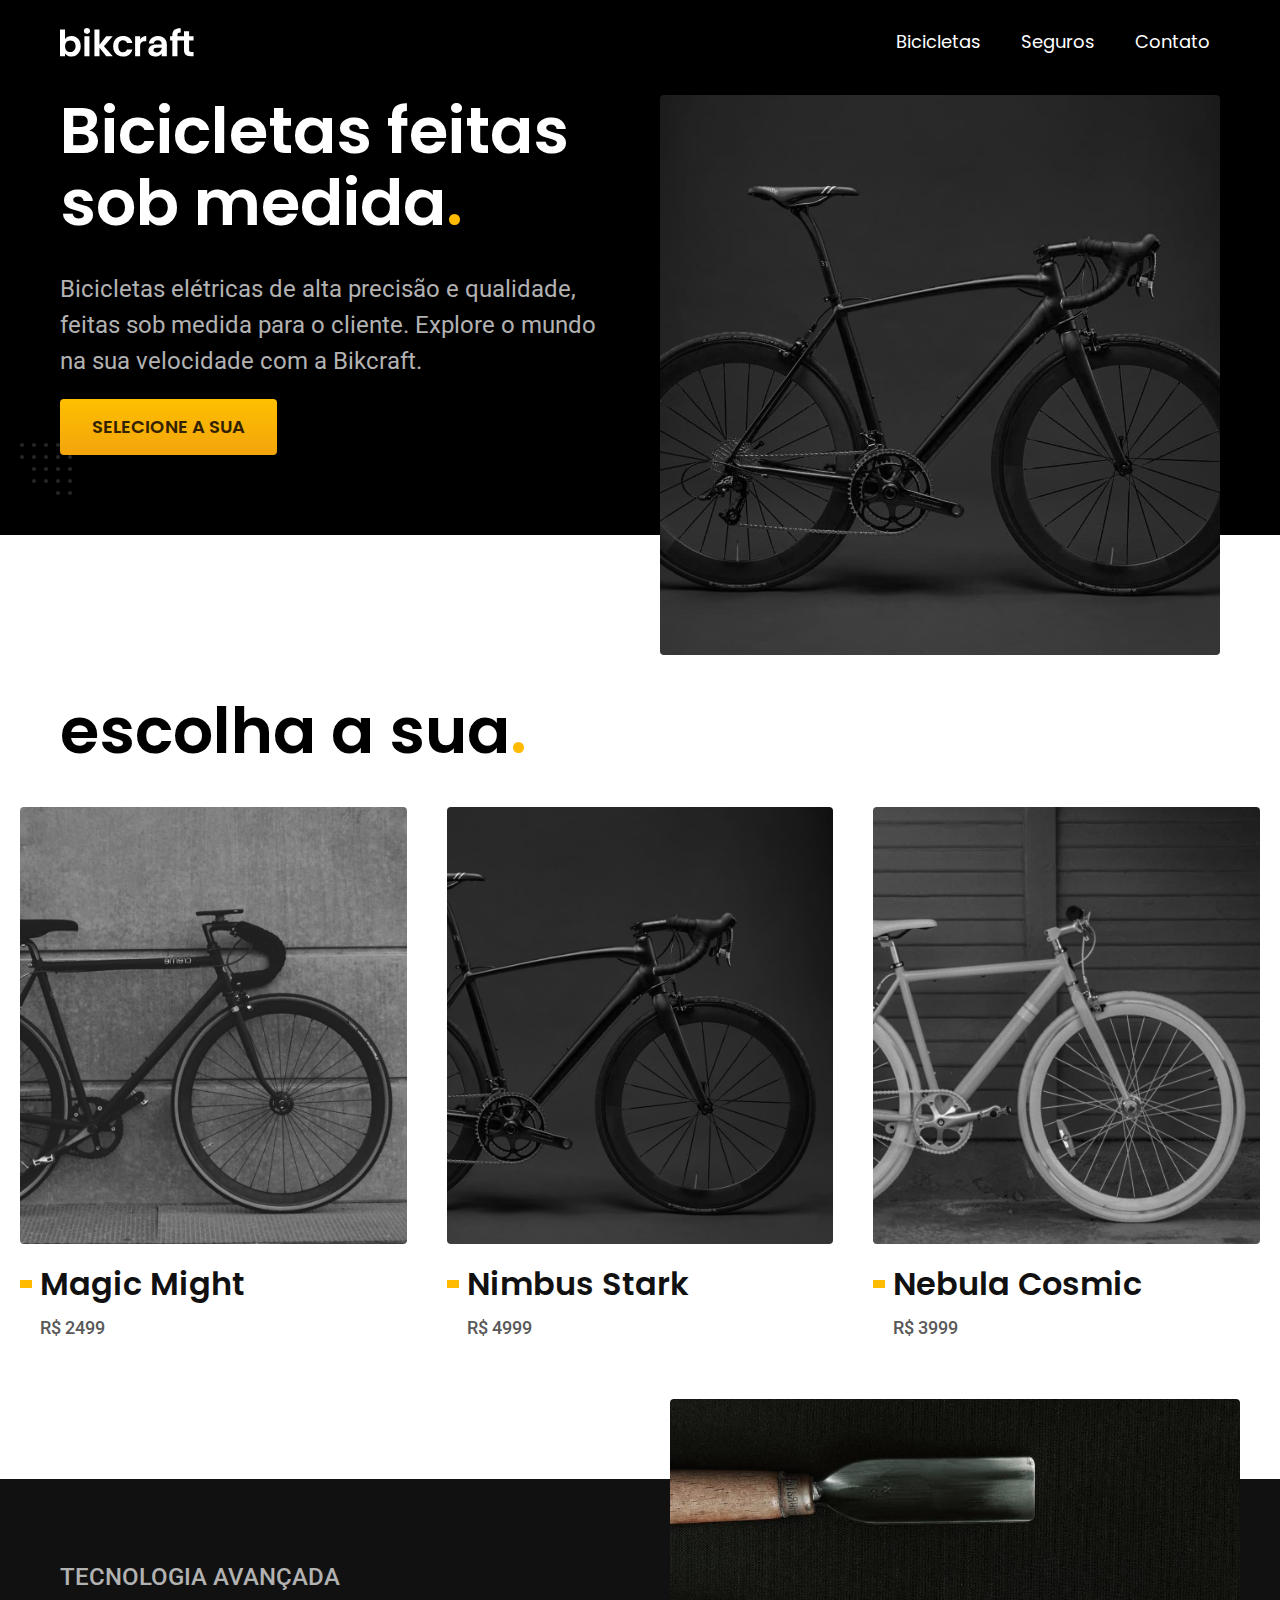
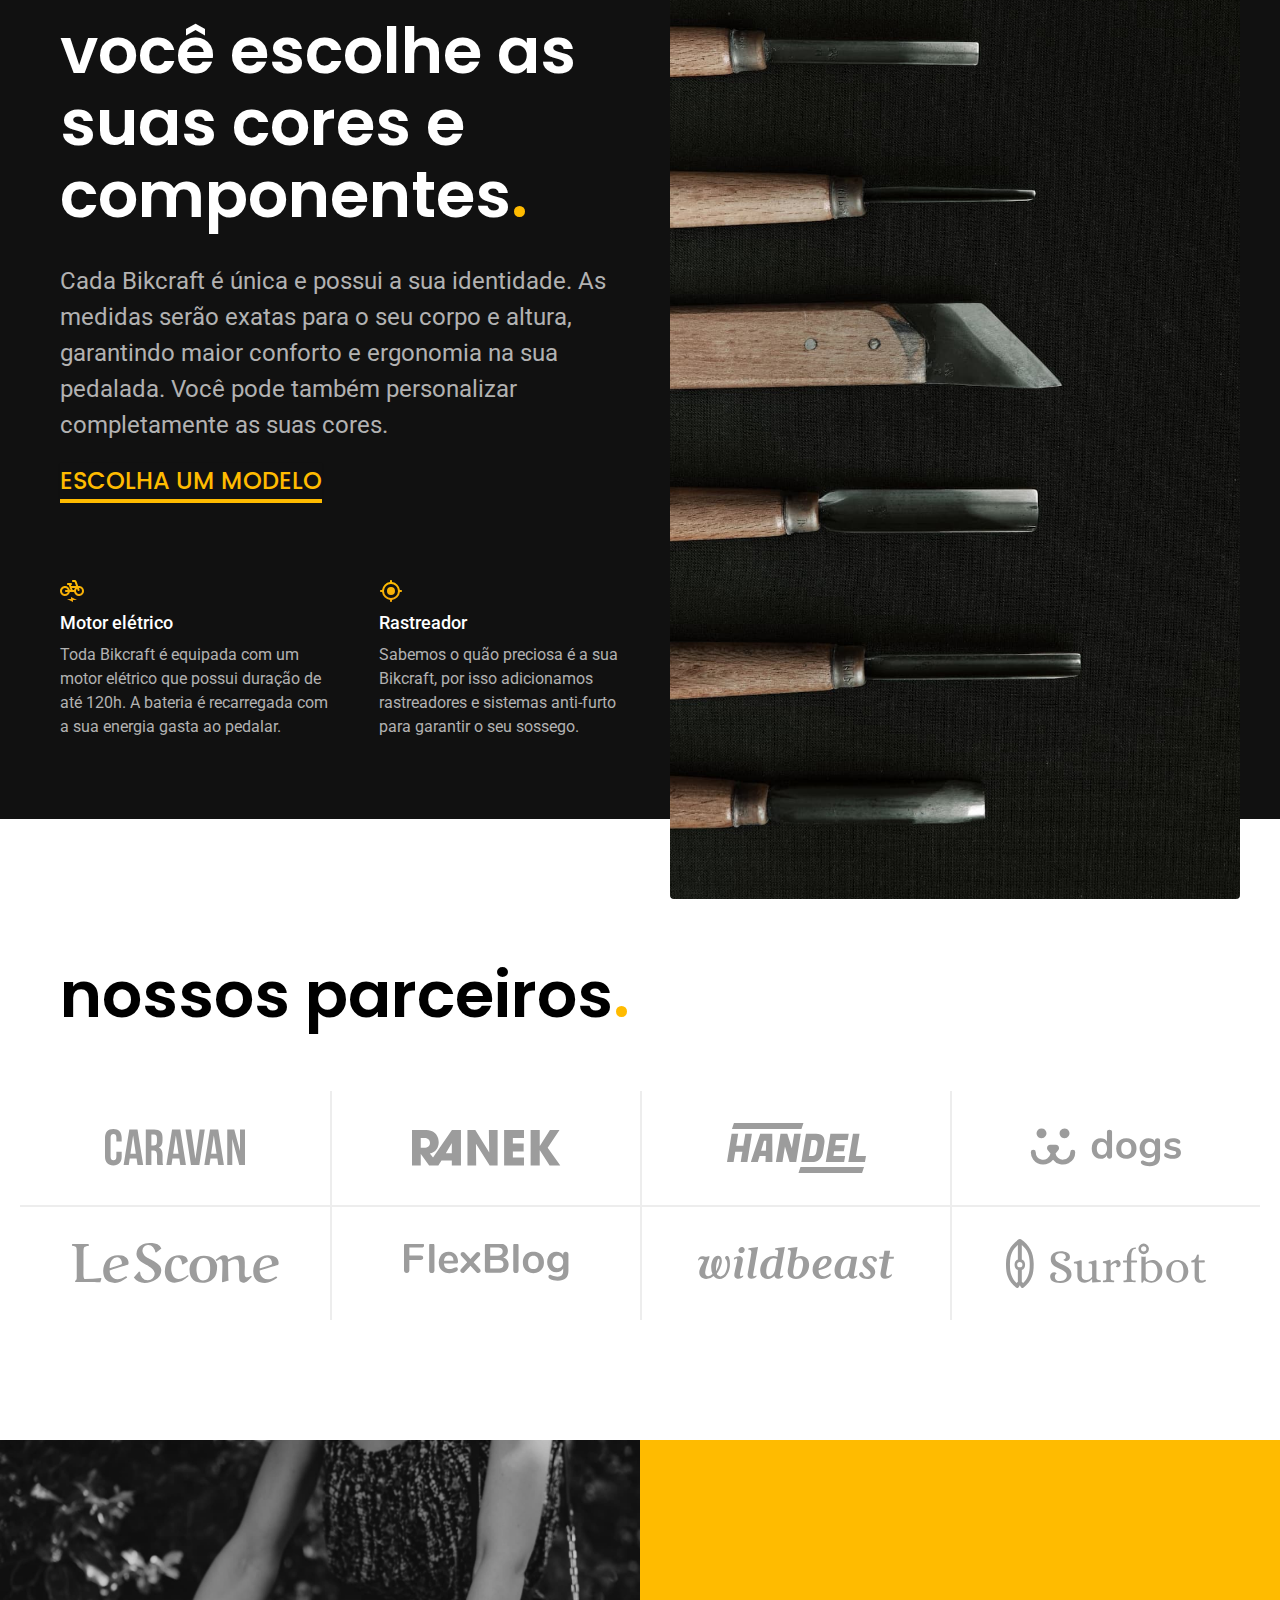
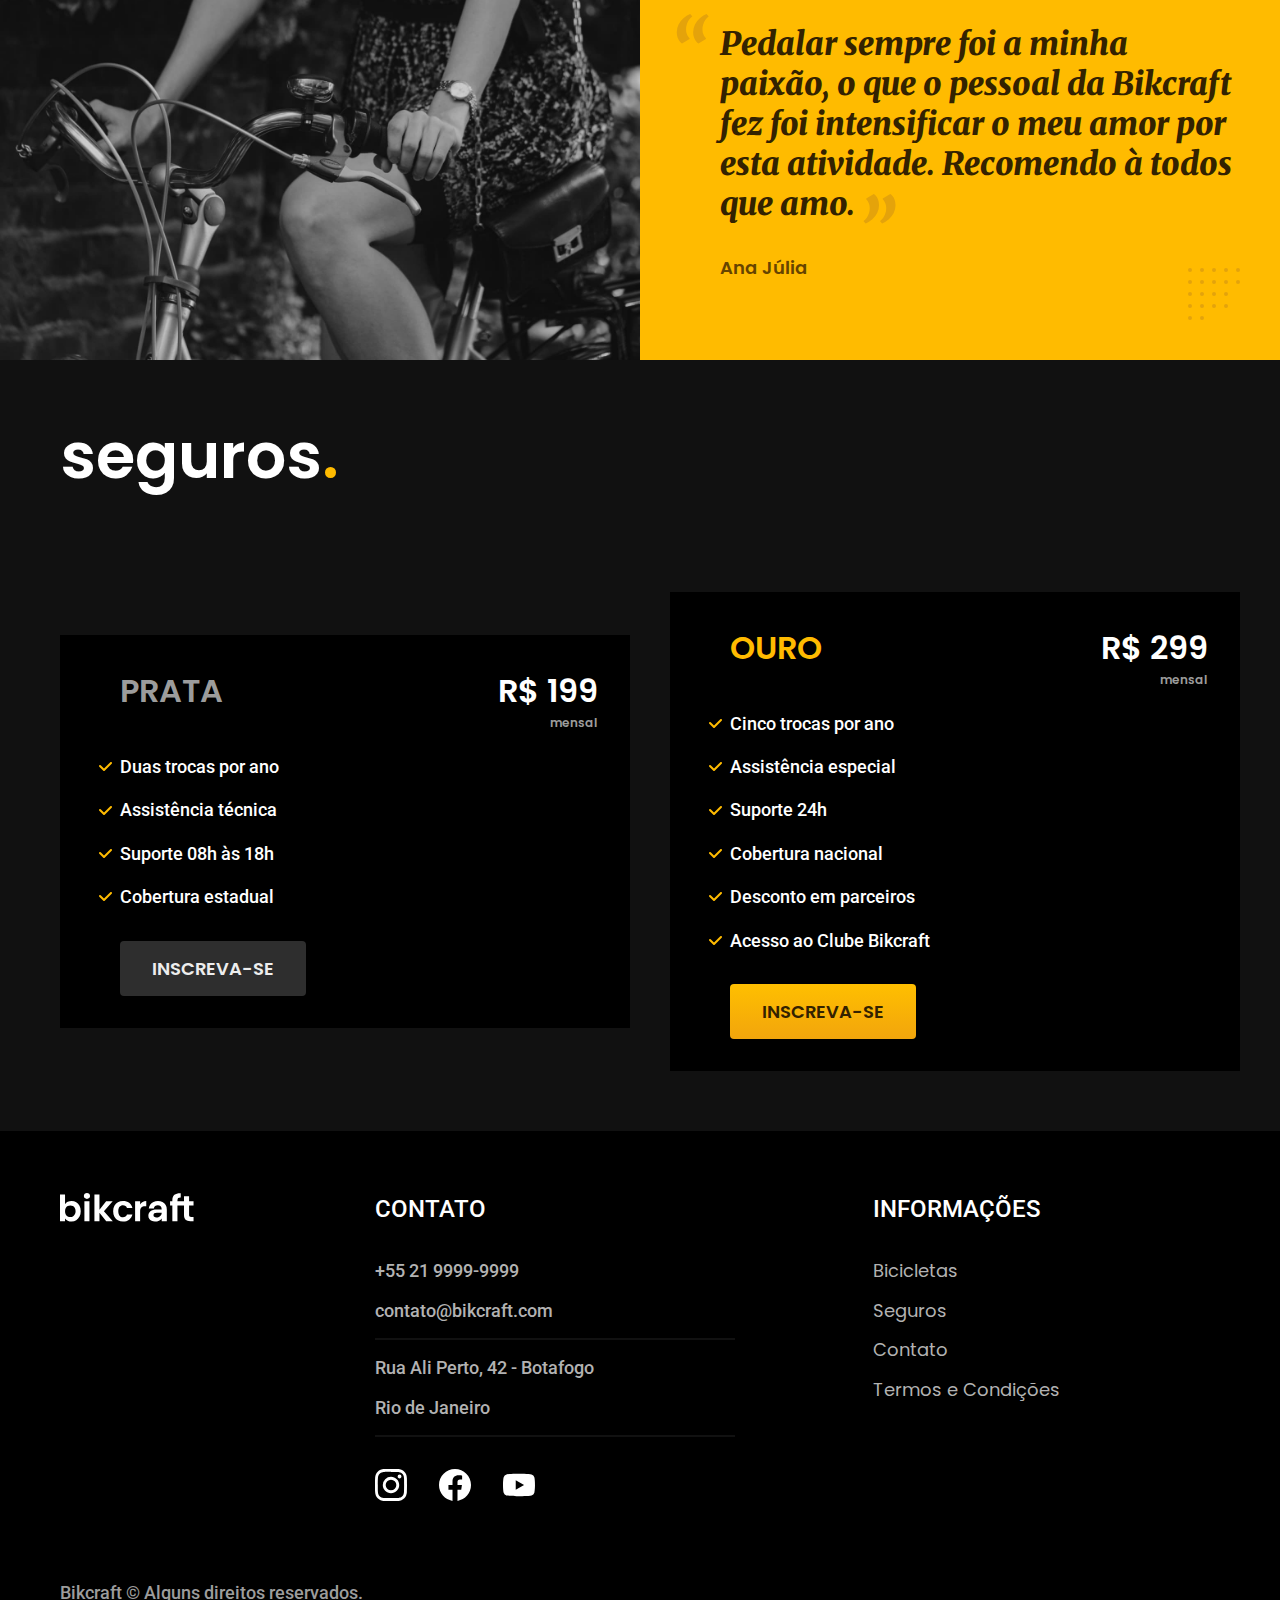
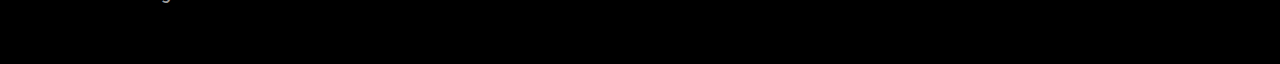
<file: index.html>
<!DOCTYPE html>
<html lang="pt-br">

<head>
  <meta charset="UTF-8">
  <meta name="viewport" content="width=device-width, initial-scale=1.0">
  <title>Bikcraft | Bicicletas Elétricas</title>
  <meta name="description" content="Bicicletas elétricas de alta precisão e qualidade, feitas sob medida para o cliente. Explore o mundo na sua velocidade com a Bikcraft.">
  <link rel="preconnect" href="https://fonts.googleapis.com">
  <link rel="preconnect" href="https://fonts.gstatic.com" crossorigin>
  <link href="https://fonts.googleapis.com/css2?family=Merriweather:ital,wght@1,900&family=Poppins:wght@400;500;600&family=Roboto:wght@400;500&display=swap" rel="stylesheet">

  <link rel="icon" href="./favicon.svg" type="image/xvg+xml">

  <link rel="preload" href="./css/style.min.css" as="style">
  <link rel="stylesheet" href="./css/style.min.css">
  <script>document.documentElement.classList.add('js');</script>

</head>

<body id="home">
  <header class="header-bg">
    <div class="header container">
      <a href="./"><img src="./img/bikcraft.svg" width="136" height="32" alt="Bikcraft"></a>
      <nav aria-label="primaria">
        <ul class="menu font-1-m w">
          <li><a href="./bicicletas.html">Bicicletas</a></li>
          <li><a href="./seguros.html">Seguros</a></li>
          <li><a href="./contato.html">Contato</a></li>
        </ul>
      </nav>
    </div>
  </header>

  <main>
    <section class="introducao-bg">
      <div class="introducao container">
        <div class="introducao-conteudo">
          <h1 class="w font-1-xxl fadeInDown" data-anime="200">Bicicletas feitas sob medida<span class="p1">.</span></h1>
          <p class="c5 font-2-l fadeInDown" data-anime="400">Bicicletas elétricas de alta precisão e qualidade, feitas sob medida para o cliente. Explore o mundo na sua velocidade com a Bikcraft.</p>
          <div class="btn fadeInDown" data-anime="600">
            <a href="./bicicletas.html">Selecione a sua</a>
          </div>
        </div>
        <picture class="fadeInDown" data-anime="800">
          <source media="(max-width: 800px)" srcset="./img/bicicletas/nimbus.jpg">
          <img src="./img/bicicleta/nimbus1.jpg" width="1280" height="1600" alt="bicicleta nimbus">
        </picture>
      </div>
    </section>

    <article class="escolha">
      <h2 class="b font-1-xxl">escolha a sua<span class="p1">.</span></h2>
      <nav>
        <ul>
          <li>
            <a href="./bicicletas/magic.html">
              <img src="./img/bicicletas/magic-home.jpg" alt="bicicleta magic" width="920" height="1040">
              <h3 class="font-1-xl c11">Magic Might</h3>
              <span class="font-2-m c8">R$ 2499</span>
            </a>
          </li>

          <li>
            <a href="./bicicletas/nimbus.html">
              <img src="./img/bicicletas/nimbus-home.jpg" alt="bicicleta nimbus" width="920" height="1040">
              <h3 class="font-1-xl c11">Nimbus Stark</h3>
              <span class="font-2-m c8">R$ 4999</span>
            </a>
          </li>

          <li>
            <a href="./bicicletas/nebula.html">
              <img src="./img/bicicletas/nebula-home.jpg" width="920" height="1040" alt="bicicleta nebula">
              <h3 class="font-1-xl c11">Nebula Cosmic</h3>
              <span class="font-2-m c8">R$ 3999</span>
            </a>
          </li>
        </ul>
      </nav>
    </article>

    <article class="tecnologia-bg">
      <div class="tecnologia container">
        <div class="tecnologia-informacoes">
          <span class="font-2-l-b c5">Tecnologia avançada</span>
          <h2 class="w font-1-xxl">você escolhe as suas cores e componentes<span class="p1">.</span></h2>
          <p class="font-2-l c5">Cada Bikcraft é única e possui a sua identidade. As medidas serão exatas para o seu corpo e altura, garantindo maior conforto e ergonomia na sua pedalada. Você pode também personalizar completamente as suas cores.</p>
          <a class="link" href="./bicicletas.html">Escolha um modelo</a>

          <div class="tecnologia-lista">
            <div>
              <img src="./img/icones/eletrica.svg" width="24" height="24" alt="motor elétrico">
              <h3 class="font-2-m w">Motor elétrico</h3>
              <p class="font-2-s c5">Toda Bikcraft é equipada com um motor elétrico que possui duração de até 120h. A bateria é recarregada com a sua energia gasta ao pedalar.</p>
            </div>
            <div>
              <img src="./img/icones/rastreador.svg" width="24" height="24" alt="rastreador">
              <h3 class="font-2-m w">Rastreador</h3>
              <p class="font-2-s c5">Sabemos o quão preciosa é a sua Bikcraft, por isso adicionamos rastreadores e sistemas anti-furto para garantir o seu sossego.</p>
            </div>
          </div>
        </div>

        <div class="tecnologia-imagem">
          <img src="./img/fotos/tecnologia.jpg" width="1200" height="1920" alt="tecnologia">
        </div>
      </div>
    </article>

    <section class="parceiros" aria-label="nossos parceiros">
      <h2 class="b font-1-xxl">nossos parceiros<span class="p1">.</span></h2>
      <ul class="parceiros-lista">
        <li><img src="./img/parceiros/caravan.svg" width="140" height="38" alt="parceiro caravan"></li>
        <li><img src="./img/parceiros/ranek.svg" width="149" height="36" alt="parceiro ranek"></li>
        <li><img src="./img/parceiros/handel.svg" width="139" height="50" alt="parceiro handel"></li>
        <li><img src="./img/parceiros/dogs.svg" width="152" height="39" alt="parceiro dogs"></li>
        <li><img src="./img/parceiros/lescone.svg" width="208" height="41" alt="parceiro lescone"></li>
        <li><img src="./img/parceiros/flexblog.svg" width="165" height="38" alt="parceiro flexblog"></li>
        <li><img src="./img/parceiros/wildbeast.svg" width="196" height="34" alt="parceiro wildbeast"></li>
        <li><img src="./img/parceiros/surfbot.svg" width="200" height="49" alt="parceiro surfbot"></li>
      </ul>
    </section>

    <section class="depoimento" aria-label="depoimento">
      <div class="depoimento-imagem">
        <img src="./img/fotos/depoimento.jpg" width="1560" height="1360" alt="pessoa pedalando">
      </div>
      <div class="depoimento-texto">
        <blockquote>
          <p class="font-3 p5">Pedalar sempre foi a minha paixão, o que o pessoal da Bikcraft fez foi intensificar o meu amor por esta atividade. Recomendo à todos que amo.</p>
        </blockquote>
        <span class="font-1-m-b p4">Ana Júlia</span>
      </div>
    </section>

    <article class="seguros-bg">
      <div class="seguros container">
        <h2 class="w font-1-xxl">seguros<span class="p1">.</span></h2>
        <div class="seguros-item">
          <h3 class="font-1-xl c6">PRATA</h3>
          <span class="font-1-xl w"> R$ 199 <span class="c6 font-1-xs ">mensal</span></span>
          <ul class="w font-2-m">
            <li>Duas trocas por ano</li>
            <li>Assistência técnica</li>
            <li>Suporte 08h às 18h</li>
            <li>Cobertura estadual</li>
          </ul>
          <a class="btn secundario" href="./orcamento.html?tipo=seguro&produto=prata">Inscreva-se</a>

        </div>

        <div class="seguros-item">
          <h3 class="font-1-xl p1">OURO</h3>
          <span class="font-1-xl w"> R$ 299 <span class="c6 font-1-xs ">mensal</span></span>
          <ul class="w font-2-m">
            <li>Cinco trocas por ano</li>
            <li>Assistência especial</li>
            <li>Suporte 24h</li>
            <li>Cobertura nacional</li>
            <li>Desconto em parceiros</li>
            <li>Acesso ao Clube Bikcraft</li>
          </ul>
          <a class="btn" href="./orcamento.html?tipo=seguro&produto=ouro">Inscreva-se</a>
        </div>
      </div>
    </article>
  </main>

  <footer class="footer-bg">
    <div class="footer container">
      <img src="./img/bikcraft.svg" width="136" height="32" alt="Bikcraft">
      <div class="footer-contato">
        <h3 class="font-2-l-b w">Contato</h3>
        <ul class="font-2-m c5">
          <li><a href="tel:+552199999999">+55 21 9999-9999</a></li>
          <li><a href="mailto:contato@bikcraft.com">contato@bikcraft.com</a></li>
          <li>Rua Ali Perto, 42 - Botafogo</li>
          <li>Rio de Janeiro</li>
        </ul>
        <div class="footer-redes">
          <a href="/"><img src="./img/redes/instagram.svg" width="32" height="32" alt="instagram"></a>
          <a href="/"><img src="./img/redes/facebook.svg" width="32" height="32" alt="facebook"></a>
          <a href="/"><img src="./img/redes/youtube.svg" width="32" height="32" alt="youtube"></a>
        </div>
      </div>
      <div class="footer-informacoes">
        <h3 class="font-2-l-b w">Informações</h3>
        <nav>
          <ul class="font-1-m c5">
            <li><a href="./bicicletas.html">Bicicletas</a></li>
            <li><a href="./seguros.html">Seguros</a></li>
            <li> <a href="./contato.html">Contato</a></li>
            <li><a href="./termos.html">Termos e Condições</a></li>
          </ul>
        </nav>
      </div>
      <p class="footer-copy font-2-m c6">Bikcraft © Alguns direitos reservados.</p>
    </div>
  </footer>


  <script src="./js/plugin/simple-anime.js"></script>
  <script src="./js/ativacao-plugin.js"></script>
  <script src="./js/ativar-produto.js"></script>
  <script src="./js/menu-ativo.js"></script>
  <script src="./js/galeria.js"></script>
  <script src="./js/perguntas.js"></script>


</body>


</html>
</file>
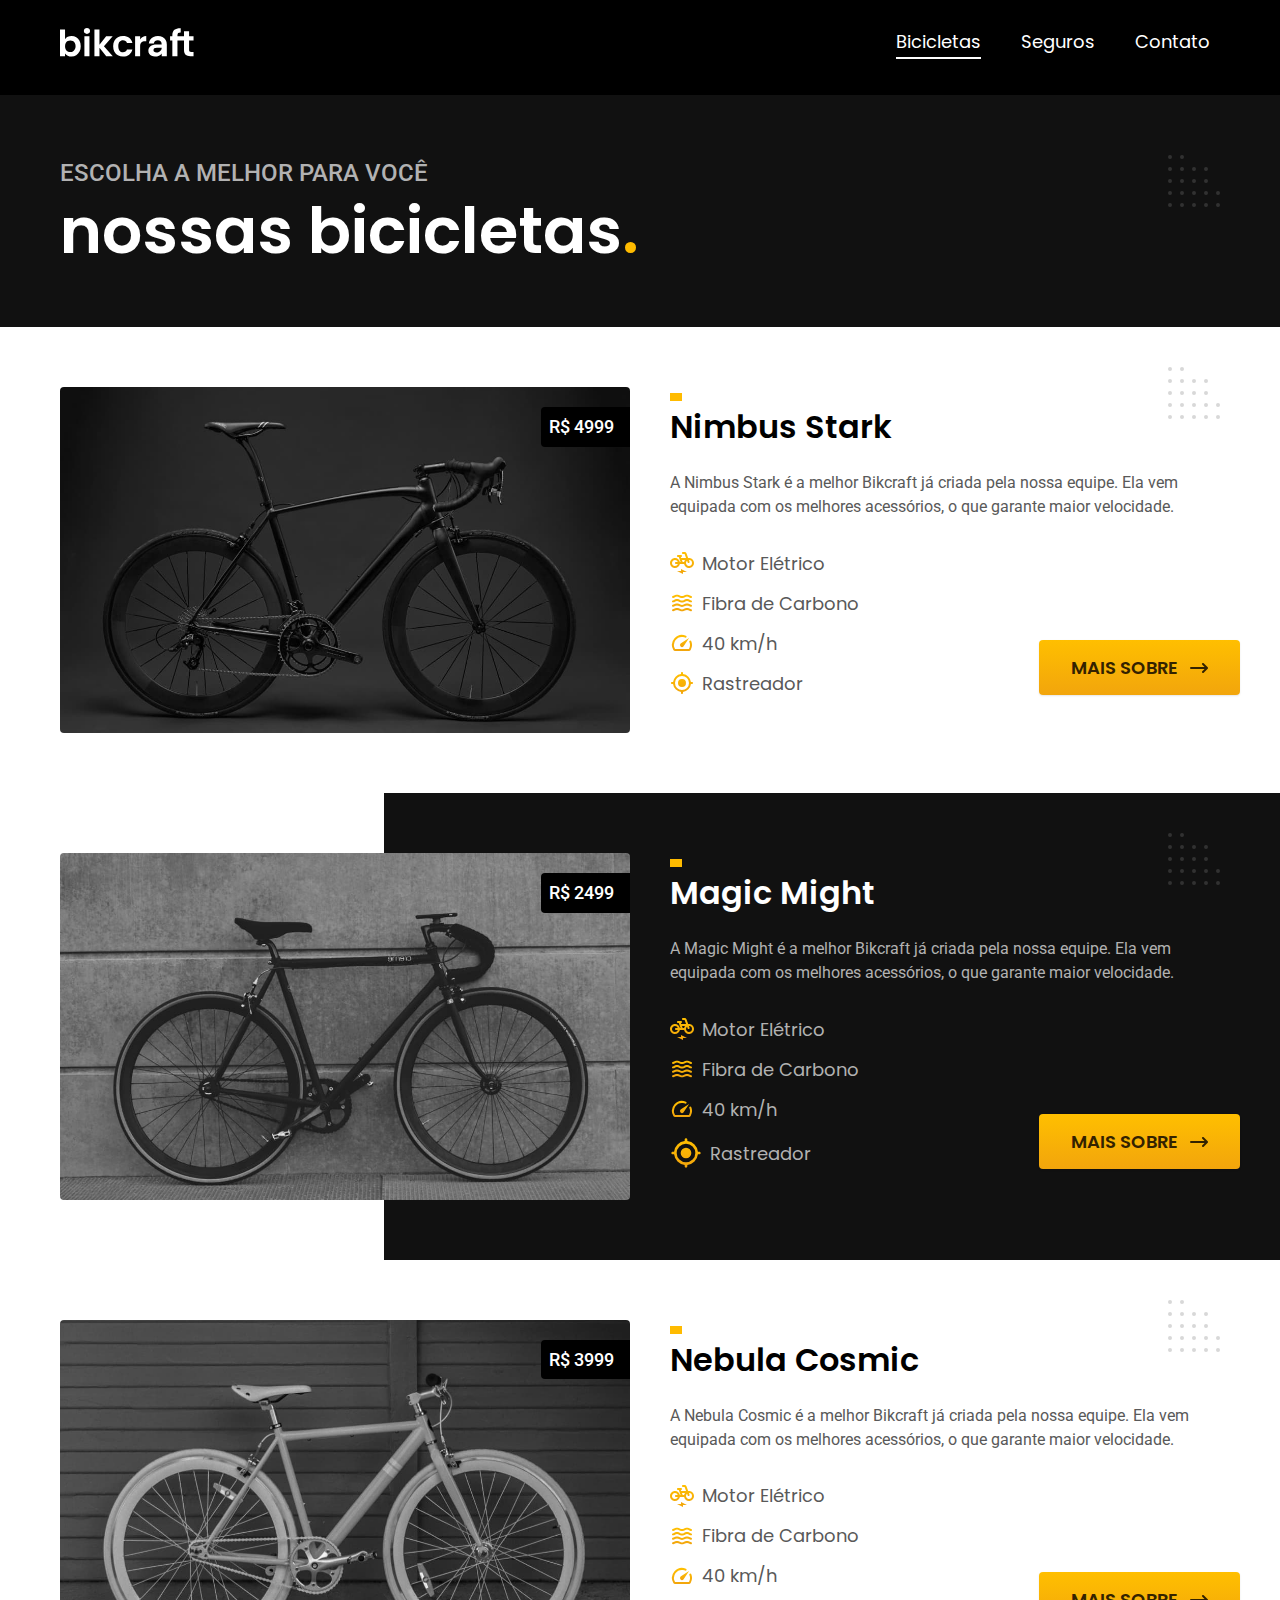
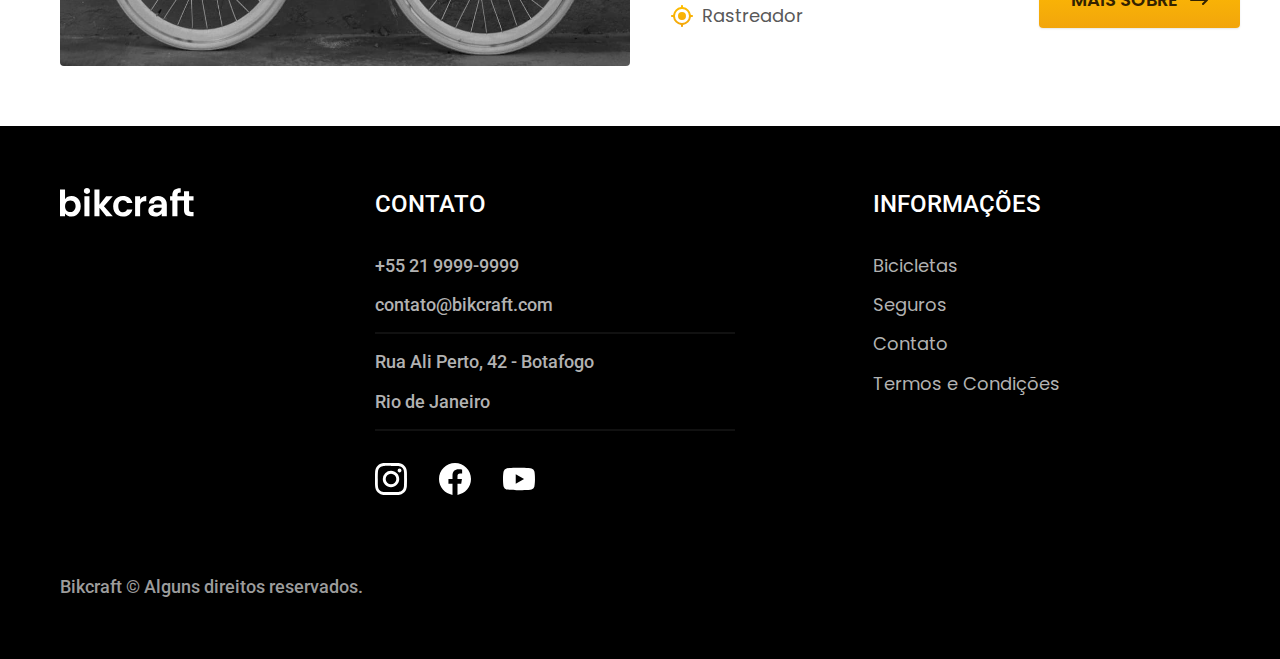
<file: bicicletas.html>
<!DOCTYPE html>
<html lang="pt-br">

<head>
  <meta charset="UTF-8">
  <meta name="viewport" content="width=device-width, initial-scale=1.0">
  <title>Bikcraft | Bicicletas</title>
  <meta name="description" content="Nossas bicicletas, escolha a melhor para você.">
  <link rel="preconnect" href="https://fonts.googleapis.com">
  <link rel="preconnect" href="https://fonts.gstatic.com" crossorigin>
  <link href="https://fonts.googleapis.com/css2?family=Merriweather:ital,wght@1,900&family=Poppins:wght@400;500;600&family=Roboto:wght@400;500&display=swap" rel="stylesheet">

  <link rel="icon" href="./favicon.svg" type="image/xvg+xml">

  <link rel="preload" href="./css/style.min.css" as="style">
  <link rel="stylesheet" href="./css/style.min.css">
  <script>document.documentElement.classList.add('js');</script>
</head>

<body id="bicicletas">
  <header class="header-bg">
    <div class="header container">
      <a href="./"><img src="./img/bikcraft.svg" width="136" height="32" alt="Bikcraft"></a>
      <nav aria-label="primaria">
        <ul class="menu font-1-m w">
          <li><a href="./bicicletas.html">Bicicletas</a></li>
          <li><a href="./seguros.html">Seguros</a></li>
          <li><a href="./contato.html">Contato</a></li>
        </ul>
      </nav>
    </div>
  </header>

  <main>
    <div class="titulo-bg">
      <div class="titulo container">
        <p class="c5 font-2-l-b">Escolha a melhor para você</p>
        <h1 class="w font-1-xxl">nossas bicicletas<span class="p1">.</span></h1>
      </div>
    </div>


    <div class="bicicletas container">
      <div class="bicicletas-imagem">
        <img src="./img/bicicletas/nimbus.jpg" width=" 1120" height="680" alt="nimbus">
        <span class="w font-2-m">R$ 4999</span>
      </div>
      <div class="bicicletas-conteudo">
        <h2 class="font-1-xl">Nimbus Stark</h2>
        <p class="c8 font-2-s">A Nimbus Stark é a melhor Bikcraft já criada pela nossa equipe. Ela vem equipada com os melhores acessórios, o que garante maior velocidade.</p>
        <ul class="c8 font-1-m">
          <li>
            <img src="./img/icones/eletrica.svg" width="24" height="24" alt="motor elétrico">Motor Elétrico
          </li>
          <li>
            <img src="./img/icones/carbono.svg" alt="fibra de carbono" width="24" height="24">Fibra de Carbono
          </li>
          <li>
            <img src="./img/icones/velocidade.svg" alt="velocidade" width=" 24" height="24">40 km/h
          </li>
          <li>
            <img src="./img/icones/rastreador.svg" alt="rastreador" width=" 24" height="24">Rastreador
          </li>
        </ul>
        <a href="./bicicletas/nimbus.html" class="btn seta">Mais sobre</a>
      </div>
    </div>


    <div class="bicicletas-bg">
      <div class="bicicletas container">
        <div class="bicicletas-imagem">
          <img src="./img/bicicletas/magic.jpg" width=" 1120" height="680" alt="magic">
          <span class="w font-2-m">R$ 2499</span>
        </div>
        <div class="bicicletas-conteudo">
          <h2 class="w font-1-xl">Magic Might</h2>
          <p class="c5 font-2-s">A Magic Might é a melhor Bikcraft já criada pela nossa equipe. Ela vem equipada com os melhores acessórios, o que garante maior velocidade.</p>
          <ul class="c5 font-1-m">
            <li>
              <img src="./img/icones/eletrica.svg" alt="motor elétrico" width="24" height="24">Motor Elétrico
            </li>
            <li>
              <img src="./img/icones/carbono.svg" alt="fibra de carbono" width=" 24" height="24">Fibra de Carbono
            </li>
            <li>
              <img src="./img/icones/velocidade.svg" alt="velocidade" width=" 24" height="24">40 km/h
            </li>
            <li>
              <img src="./img/icones/rastreador.svg" alt="rastreador'  width=" 24" height="24">Rastreador
            </li>
          </ul>
          <a href="./bicicletas/magic.html" class="btn seta">Mais sobre</a>
        </div>
      </div>
    </div>



    <div class="bicicletas container">
      <div class="bicicletas-imagem">
        <img src="./img/bicicletas/nebula.jpg" width=" 1120" height="680" alt="nebula">
        <span class="w font-2-m">R$ 3999</span>
      </div>
      <div class="bicicletas-conteudo">
        <h2 class="font-1-xl">Nebula Cosmic</h2>
        <p class="c8 font-2-s">A Nebula Cosmic é a melhor Bikcraft já criada pela nossa equipe. Ela vem equipada com os melhores acessórios, o que garante maior velocidade.</p>
        <ul class="c8 font-1-m">
          <li>
            <img src="./img/icones/eletrica.svg" alt="motor elétrico" width="24" height="24">Motor Elétrico
          </li>
          <li>
            <img src="./img/icones/carbono.svg" alt="fibra de carbono" width=" 24" height="24">Fibra de Carbono
          </li>
          <li>
            <img src="./img/icones/velocidade.svg" alt="velocidade" width=" 24" height="24">40 km/h
          </li>
          <li>
            <img src="./img/icones/rastreador.svg" alt="rastreador" width=" 24" height="24">Rastreador
          </li>
        </ul>
        <a href="./bicicletas/nebula.html"" class=" btn seta">Mais sobre</a>
      </div>
    </div>


  </main>




  <footer class="footer-bg">
    <div class="footer container">
      <img src="./img/bikcraft.svg" width=" 136" height="32" alt="Bikcraft">
      <div class="footer-contato">
        <h3 class="font-2-l-b w">Contato</h3>
        <ul class="font-2-m c5">
          <li><a href="tel:+552199999999">+55 21 9999-9999</a></li>
          <li><a href="mailto:contato@bikcraft.com">contato@bikcraft.com</a></li>
          <li>Rua Ali Perto, 42 - Botafogo</li>
          <li>Rio de Janeiro</li>
        </ul>
        <div class="footer-redes">
          <a href="."><img src="./img/redes/instagram.svg" width="32" height="32" alt="instagram"></a>
          <a href="."><img src="./img/redes/facebook.svg" width="32" height="32" alt="facebook"></a>
          <a href="."><img src="./img/redes/youtube.svg" width="32" height="32" alt="youtube"></a>
        </div>
      </div>
      <div class="footer-informacoes">
        <h3 class="font-2-l-b w">Informações</h3>
        <nav>
          <ul class="font-1-m c5">
            <li><a href="./bicicletas.html">Bicicletas</a></li>
            <li><a href="./seguros.html">Seguros</a></li>
            <li> <a href="./contato.html">Contato</a></li>
            <li><a href="./termos.html">Termos e Condições</a></li>
          </ul>
        </nav>
      </div>
      <p class="footer-copy font-2-m c6">Bikcraft © Alguns direitos reservados.</p>
    </div>
  </footer>

  <script src="./js/ativar-produto.js"></script>
  <script src="./js/menu-ativo.js"></script>
  <script src="./js/galeria.js"></script>
  <script src="./js/perguntas.js"></script>

</body>


</html>
</file>
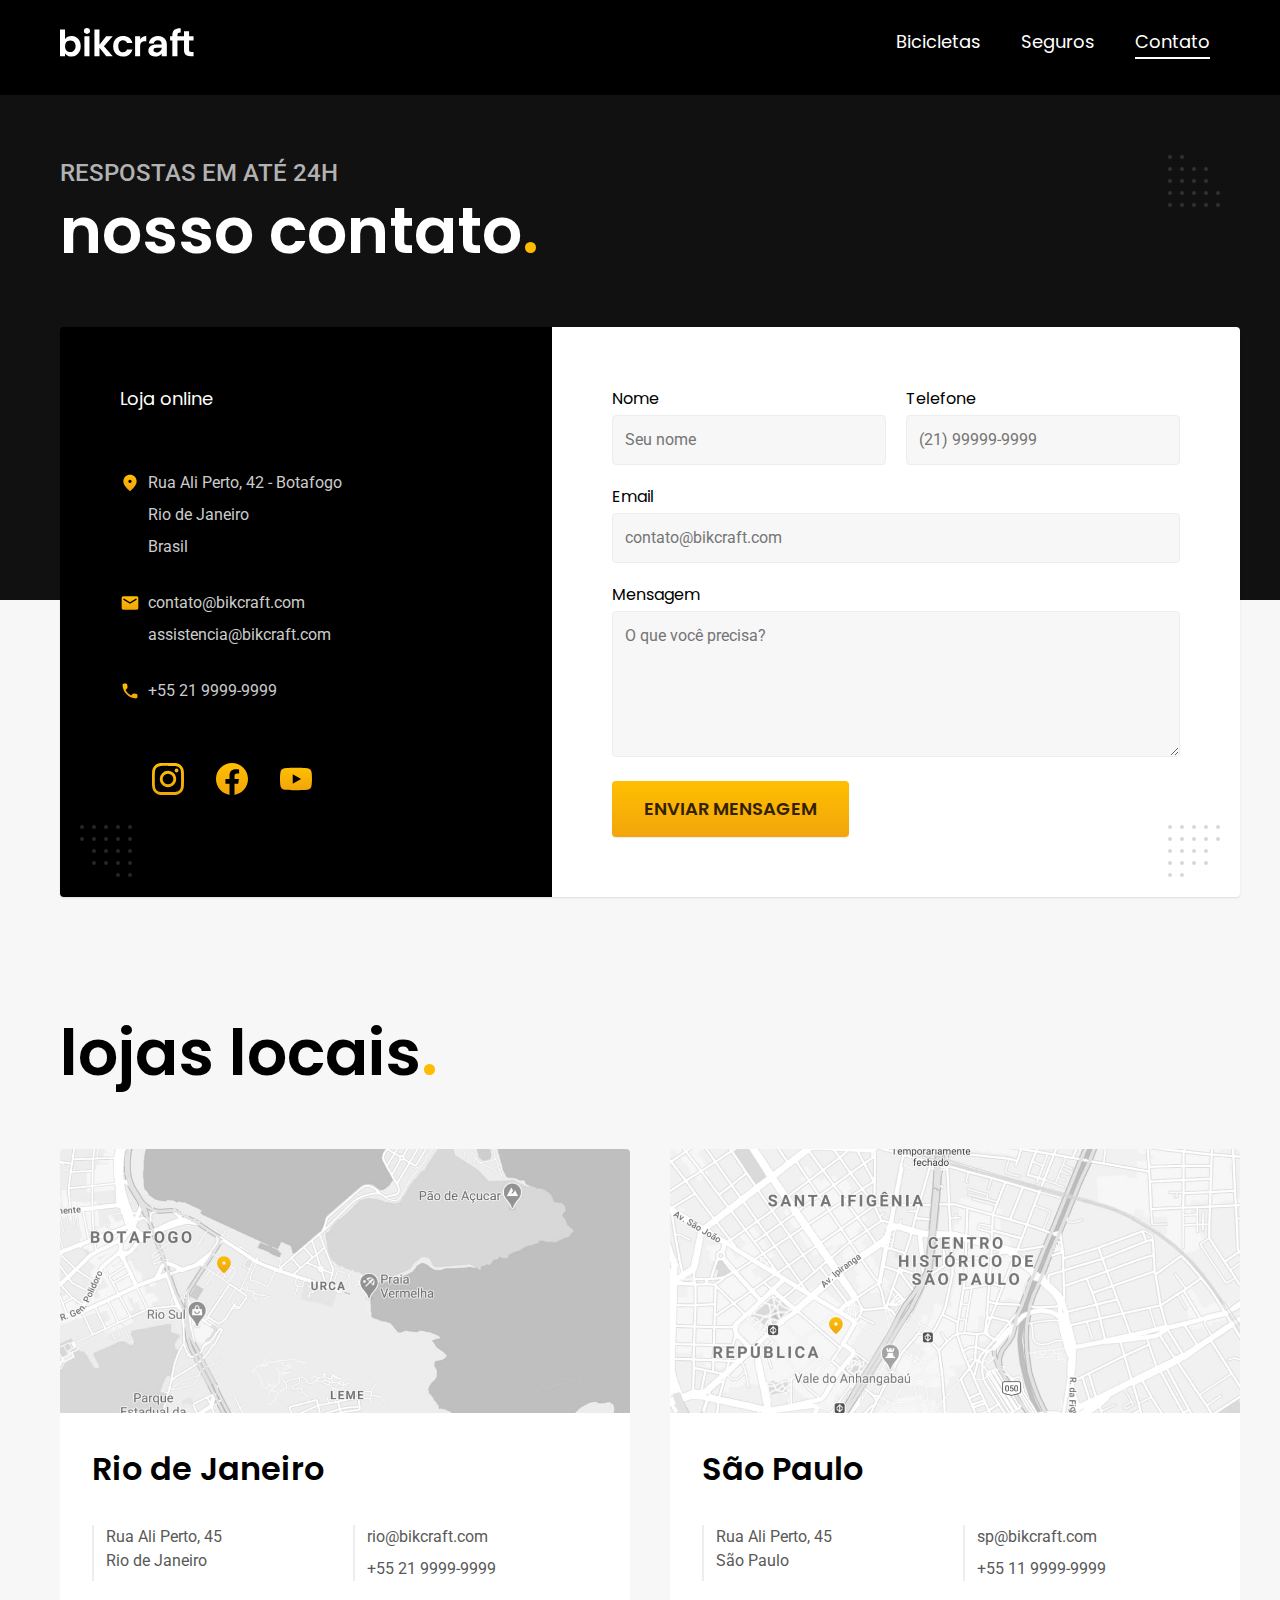
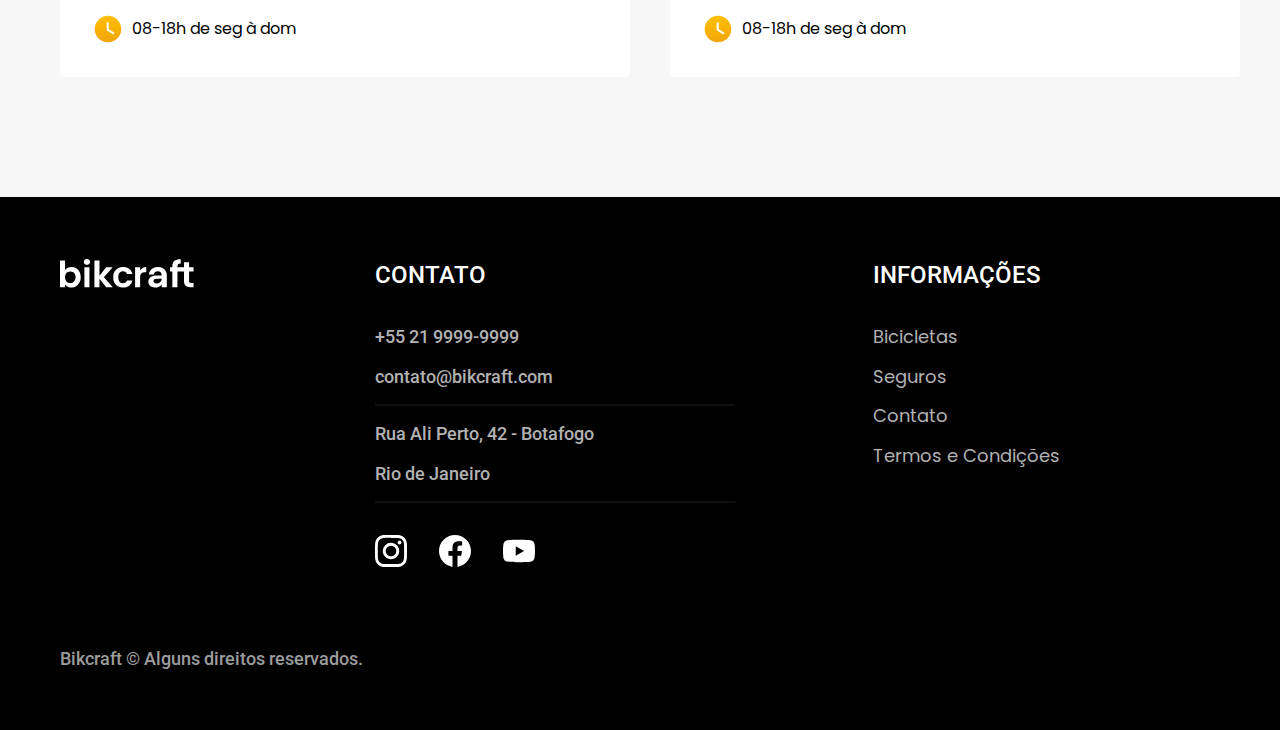
<file: contato.html>
<!DOCTYPE html>
<html lang="pt-br">

<head>
  <meta charset="UTF-8">
  <meta name="viewport" content="width=device-width, initial-scale=1.0">
  <title>Bikcraft | Contato</title>
  <meta name="description" content="Contato">
  <link rel="preconnect" href="https://fonts.googleapis.com">
  <link rel="preconnect" href="https://fonts.gstatic.com" crossorigin>
  <link href="https://fonts.googleapis.com/css2?family=Merriweather:ital,wght@1,900&family=Poppins:wght@400;500;600&family=Roboto:wght@400;500&display=swap" rel="stylesheet">

  <link rel="icon" href="./favicon.svg" type="image/xvg+xml">

  <link rel="preload" href="./css/style.min.css" as="style">
  <link rel="stylesheet" href="./css/style.min.css">
  <script>document.documentElement.classList.add('js');</script>
</head>

<body id="contato">
  <header class="header-bg">
    <div class="header container">
      <a href="./"><img src="./img/bikcraft.svg" width="136" height="32" alt="Bikcraft"></a>
      <nav aria-label="primaria">
        <ul class="menu font-1-m w">
          <li><a href="./bicicletas.html">Bicicletas</a></li>
          <li><a href="./seguros.html">Seguros</a></li>
          <li><a href="./contato.html">Contato</a></li>
        </ul>
      </nav>
    </div>
  </header>

  <main>
    <div class="titulo-bg">
      <div class="titulo container">
        <p class="c5 font-2-l-b">Respostas em até 24h</p>
        <h1 class="w font-1-xxl">nosso contato<span class="p1">.</span></h1>
      </div>
    </div>

    <div class="contato container">
      <section class="contato-dados" aria-label="endereco">
        <h2 class="w font-1-m">Loja online</h2>
        <div class="contato-endereco font-2-s c4">
          <p>Rua Ali Perto, 42 - Botafogo</p>
          <p>Rio de Janeiro</p>
          <p>Brasil</p>
        </div>

        <address class="contato-meios font-2-s c4">
          <a href="mailto:contato@bikcraft.com">contato@bikcraft.com</a>
          <a href="mailto:assistencia@bikcraft.com">assistencia@bikcraft.com</a>
          <a href="tel:+552199999999">+55 21 9999-9999</a>
        </address>

        <div class="contato-redes">
          <a href="."><img src="./img/redes/instagram-p.svg" width="32" height="32" alt="instagram"></a>
          <a href="."><img src="./img/redes/facebook-p.svg" width="32" height="32" alt="facebook"></a>
          <a href="."><img src="./img/redes/youtube-p.svg" width="32" height="32" alt="youtube"></a>
        </div>

      </section>

      <section class="contato-formulario" aria-label="formulário">
        <form class="form" action="./contato.html">
          <div>
            <label for="nome">Nome</label>
            <input type="text" id="nome" name="nome" placeholder="Seu nome">
          </div>
          <div>
            <label for="telefone">Telefone</label>
            <input type="text" id="telefone" name="telefone" placeholder="(21) 99999-9999">
          </div>
          <div class="col-2">
            <label for="email">Email</label>
            <input type="email" id="email" name="email" placeholder="contato@bikcraft.com">
          </div>
          <div class="col-2">
            <label for="mensagem">Mensagem</label>
            <textarea rows="5" id="mensagem" name="mensagem" placeholder="O que você precisa?"></textarea>
          </div>
          <button class="btn col-2">Enviar mensagem</button>
        </form>
      </section>
    </div>
  </main>

  <article class="lojas container">
    <h2 class="b font-1-xxl">lojas locais<span class="p1">.</span></h2>

    <div class="lojas-item">
      <img src="./img/lojas/rj.jpg" width="1120" height="520" alt="mapa rj">
      <div class="lojas-conteudo">
        <h3 class="font-1-xl">Rio de Janeiro</h3>
        <div class="loja-endereco font-2-s c8">
          <p>Rua Ali Perto, 45</p>
          <p>Rio de Janeiro</p>
        </div>
        <div class="loja-contato font-2-s c8">
          <a href="mailto:rio@bikcraft.com">rio@bikcraft.com</a>
          <a href="tel:+552199999999">+55 21 9999-9999</a>
        </div>
        <p class="lojas-tempo font-1-s"><img src="./img/icones/horario.svg" width="32" height="32" alt="horario de funcionamento"> 08-18h de seg à dom</p>
      </div>
    </div>

    <div class="lojas-item">
      <img src="./img/lojas/sp.jpg" width="1120" height="520" alt="mapa sp">
      <div class="lojas-conteudo">
        <h3 class="font-1-xl">São Paulo</h3>
        <div class="loja-endereco font-2-s c8">
          <p>Rua Ali Perto, 45</p>
          <p>São Paulo</p>
        </div>
        <div class="loja-contato font-2-s c8">
          <a href="mailto:rio@bikcraft.com">sp@bikcraft.com</a>
          <a href="tel:+552199999999">+55 11 9999-9999</a>
        </div>
        <p class="lojas-tempo font-1-s"><img src="./img/icones/horario.svg" width="32" height="32" alt="hrario de funcionamento"> 08-18h de seg à dom</p>
      </div>
    </div>
  </article>








  <footer class="footer-bg">
    <div class="footer container">
      <img src="./img/bikcraft.svg" width="136" height="32" alt="Bikcraft">
      <div class="footer-contato">
        <h3 class="font-2-l-b w">Contato</h3>
        <ul class="font-2-m c5">
          <li><a href="tel:+552199999999">+55 21 9999-9999</a></li>
          <li><a href="mailto:contato@bikcraft.com">contato@bikcraft.com</a></li>
          <li>Rua Ali Perto, 42 - Botafogo</li>
          <li>Rio de Janeiro</li>
        </ul>
        <div class="footer-redes">
          <a href="."><img src="./img/redes/instagram.svg" width="32" height="32" alt="instagram"></a>
          <a href="."><img src="./img/redes/facebook.svg" width="32" height="32" alt="facebook"></a>
          <a href="."><img src="./img/redes/youtube.svg" width="32" height="32" alt="youtube"></a>
        </div>
      </div>
      <div class="footer-informacoes">
        <h3 class="font-2-l-b w">Informações</h3>
        <nav>
          <ul class="font-1-m c5">
            <li><a href="./bicicletas.html">Bicicletas</a></li>
            <li><a href="./seguros.html">Seguros</a></li>
            <li> <a href="./contato.html">Contato</a></li>
            <li><a href="./termos.html">Termos e Condições</a></li>
          </ul>
        </nav>
      </div>
      <p class="footer-copy font-2-m c6">Bikcraft © Alguns direitos reservados.</p>
    </div>
  </footer>


  <script src="./js/ativar-produto.js"></script>
  <script src="./js/menu-ativo.js"></script>
  <script src="./js/galeria.js"></script>
  <script src="./js/perguntas.js"></script>

</body>


</html>
</file>
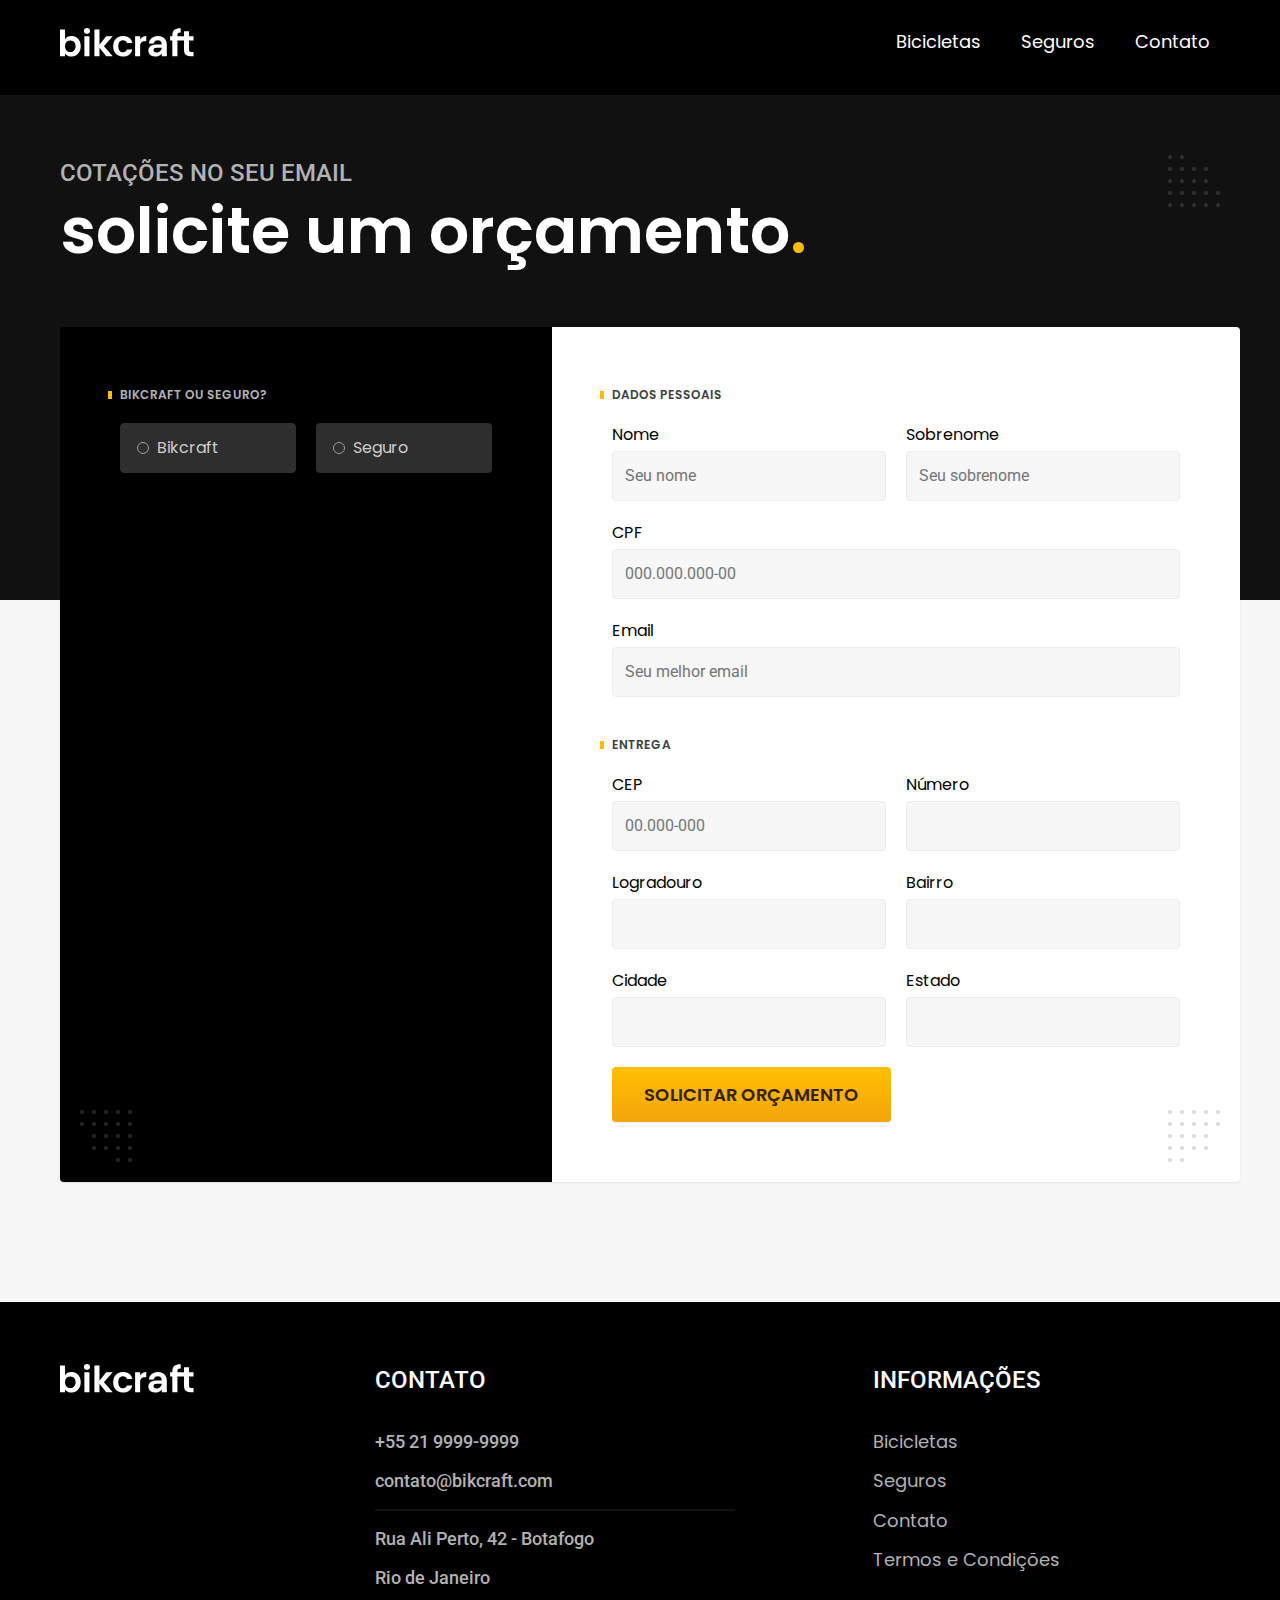
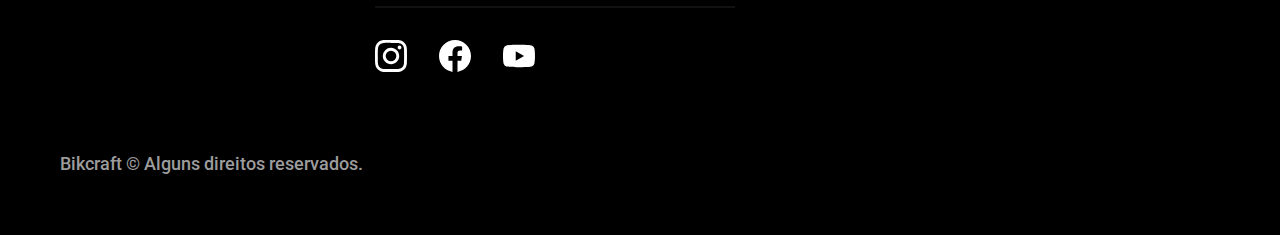
<file: orcamento.html>
<!DOCTYPE html>
<html lang="pt-br">

<head>
  <meta charset="UTF-8">
  <meta name="viewport" content="width=device-width, initial-scale=1.0">
  <title>Bikcraft | Orçamento</title>
  <meta name="description" content="Orçamento">
  <link rel="preconnect" href="https://fonts.googleapis.com">
  <link rel="preconnect" href="https://fonts.gstatic.com" crossorigin>
  <link href="https://fonts.googleapis.com/css2?family=Merriweather:ital,wght@1,900&family=Poppins:wght@400;500;600&family=Roboto:wght@400;500&display=swap" rel="stylesheet">

  <link rel="icon" href="./favicon.svg" type="image/xvg+xml">

  <link rel="preload" href="./css/style.min.css" as="style">
  <link rel="stylesheet" href="./css/style.min.css">
  <script>document.documentElement.classList.add('js');</script>
</head>

<body id="orcamento">
  <header class="header-bg">
    <div class="header container">
      <a href="./"><img src="./img/bikcraft.svg" width="136" height="32" alt="Bikcraft"></a>
      <nav aria-label="primaria">
        <ul class="menu font-1-m w">
          <li><a href="./bicicletas.html">Bicicletas</a></li>
          <li><a href="./seguros.html">Seguros</a></li>
          <li><a href="./contato.html">Contato</a></li>
        </ul>
      </nav>
    </div>
  </header>

  <main>
    <div class="titulo-bg">
      <div class="titulo container">
        <p class="c5 font-2-l-b">Cotações no seu email</p>
        <h1 class="w font-1-xxl">solicite um orçamento<span class="p1">.</span></h1>
      </div>
    </div>

    <form class="orcamento container" action="./">
      <div class="orcamento-produto">
        <h2 class="font-1-xs c5">Bikcraft ou Seguro?</h2>


        <input type="radio" name="tipo" value="bikcraft" id="bikcraft">
        <label for="bikcraft">Bikcraft</label>

        <input type="radio" name="tipo" value="seguro" id="seguro">
        <label for="seguro">Seguro</label>

        <div class="orcamento-conteudo" id="orcamento-bikcraft">
          <h2 class="font-1-xs c5">Escolha a sua</h2>

          <input type="radio" name="produto" value="nimbus" id="nimbus">
          <label for="nimbus">Nimbus Stark <span>R$ 4999</span></label>
          <div class="orcamento-detalhes">
            <ul class="font-1-xs c8">
              <li><img src="./img/icones/eletrica.svg" width="32" height="32" alt="motor elétrico">Motor Elétrico</li>
              <li><img src="./img/icones/carbono.svg" width="32" height="32" alt="carbono">Fibra de Carbono</li>
              <li><img src="./img/icones/velocidade.svg" width="32" height="32" alt="velocidade">50 km/h</li>
              <li><img src="./img/icones/rastreador.svg" width="32" height="32" alt="rastreador">Rastreador</li>
            </ul>
            <img src="./img/bicicletas/nimbus.jpg" width="1120" height="680" alt="nimbus">
          </div>

          <input type="radio" name="produto" value="magic" id="magic">
          <label for="magic">Magic Might <span>R$ 2499</span></label>
          <div class="orcamento-detalhes">
            <ul class="font-1-xs c8">
              <li><img src="./img/icones/eletrica.svg" width="32" height="32" alt="motor elétrico">Motor Elétrico</li>
              <li><img src="./img/icones/carbono.svg" width="32" height="32" alt="carbono">Fibra de Carbono</li>
              <li><img src="./img/icones/velocidade.svg" width="32" height="32" alt="velocidade">45 km/h</li>
              <li><img src="./img/icones/rastreador.svg" width="32" height="32" alt="rastreador">Rastreador</li>
            </ul>
            <img src="./img/bicicletas/magic.jpg" width="1120" height="680" alt="magic">
          </div>

          <input type="radio" name="produto" value="nebula" id="nebula">
          <label for="nebula">Nebula Cosmic <span>R$ 3999</span></label>
          <div class="orcamento-detalhes">
            <ul class="font-1-xs c8">
              <li><img src="./img/icones/eletrica.svg" width="32" height="32" alt="motor elétrico">Motor Elétrico</li>
              <li><img src="./img/icones/carbono.svg" width="32" height="32" alt="carbono">Fibra de Carbono</li>
              <li><img src="./img/icones/velocidade.svg" width="32" height="32" alt="velocidade">40 km/h</li>
              <li><img src="./img/icones/rastreador.svg" width="32" height="32" alt="rastreador">Rastreador</li>
            </ul>
            <img src="./img/bicicletas/nebula.jpg" width="1120" height="680" alt="nebula">
          </div>
        </div>

        <div class="orcamento-conteudo" id="orcamento-seguro">
          <h2 class="font-1-xs c5">Escolha o plano</h2>

          <input type="radio" name="produto" value="prata" id="prata">
          <label for="prata">Prata <span>R$ 199</span></label>

          <input type="radio" name="produto" value="ouro" id="ouro">
          <label for="ouro">Ouro <span>R$ 299</span></label>
        </div>
      </div>

      <div class="orcamento-dados form">
        <h2 class="font-1-xs c9 col-2">Dados pessoais</h2>
        <div>
          <label for="nome">Nome</label>
          <input type="text" id="nome" name="nome" placeholder="Seu nome">
        </div>
        <div>
          <label for="sobrenome">Sobrenome</label>
          <input type="text" id="sobrenome" name="sobrenome" placeholder="Seu sobrenome">
        </div>
        <div class="col-2">
          <label for="cpf">CPF</label>
          <input type="text" id="cpf" name="cpf" placeholder="000.000.000-00">
        </div>
        <div class="col-2">
          <label for="email">Email</label>
          <input type="email" id="email" name="email" placeholder="Seu melhor email">
        </div>

        <h2 class="font-1-xs c9 col-2">Entrega</h2>
        <div>
          <label for="cep">CEP</label>
          <input type="text" id="cep" name="cep" placeholder="00.000-000">
        </div>
        <div>
          <label for="numero">Número</label>
          <input type="text" id="numero" name="numero">
        </div>
        <div>
          <label for="logradouro">Logradouro</label>
          <input type="text" id="logradouro" name="logradouro">
        </div>
        <div>
          <label for="bairro">Bairro</label>
          <input type="text" id="bairro" name="bairro">
        </div>
        <div>
          <label for="cidade">Cidade</label>
          <input type="text" id="cidade" name="cidade">
        </div>
        <div>
          <label for="estado">Estado</label>
          <input type="text" id="estado" name="estado">
        </div>
        <button class="btn col-2">Solicitar orçamento</button>
      </div>
    </form>
  </main>




  <footer class=" footer-bg">
    <div class="footer container">
      <img src="./img/bikcraft.svg" width="136" height="32" alt="Bikcraft">
      <div class="footer-contato">
        <h3 class="font-2-l-b w">Contato</h3>
        <ul class="font-2-m c5">
          <li><a href="tel:+552199999999">+55 21 9999-9999</a></li>
          <li><a href="mailto:contato@bikcraft.com">contato@bikcraft.com</a></li>
          <li>Rua Ali Perto, 42 - Botafogo</li>
          <li>Rio de Janeiro</li>
        </ul>
        <div class="footer-redes">
          <a href="."><img src="./img/redes/instagram.svg" width="32" height="32" alt="instagram"></a>
          <a href="."><img src="./img/redes/facebook.svg" width="32" height="32" alt="facebook"></a>
          <a href="."><img src="./img/redes/youtube.svg" width="32" height="32" alt="youtube"></a>
        </div>
      </div>
      <div class="footer-informacoes">
        <h3 class="font-2-l-b w">Informações</h3>
        <nav>
          <ul class="font-1-m c5">
            <li><a href="./bicicletas.html">Bicicletas</a></li>
            <li><a href="./seguros.html">Seguros</a></li>
            <li> <a href="./contato.html">Contato</a></li>
            <li><a href="./termos.html">Termos e Condições</a></li>
          </ul>
        </nav>
      </div>
      <p class="footer-copy font-2-m c6">Bikcraft © Alguns direitos reservados.</p>
    </div>
  </footer>

  <script src="./js/ativar-produto.js"></script>
  <script src="./js/menu-ativo.js"></script>
  <script src="./js/galeria.js"></script>
  <script src="./js/perguntas.js"></script>

</body>


</html>
</file>
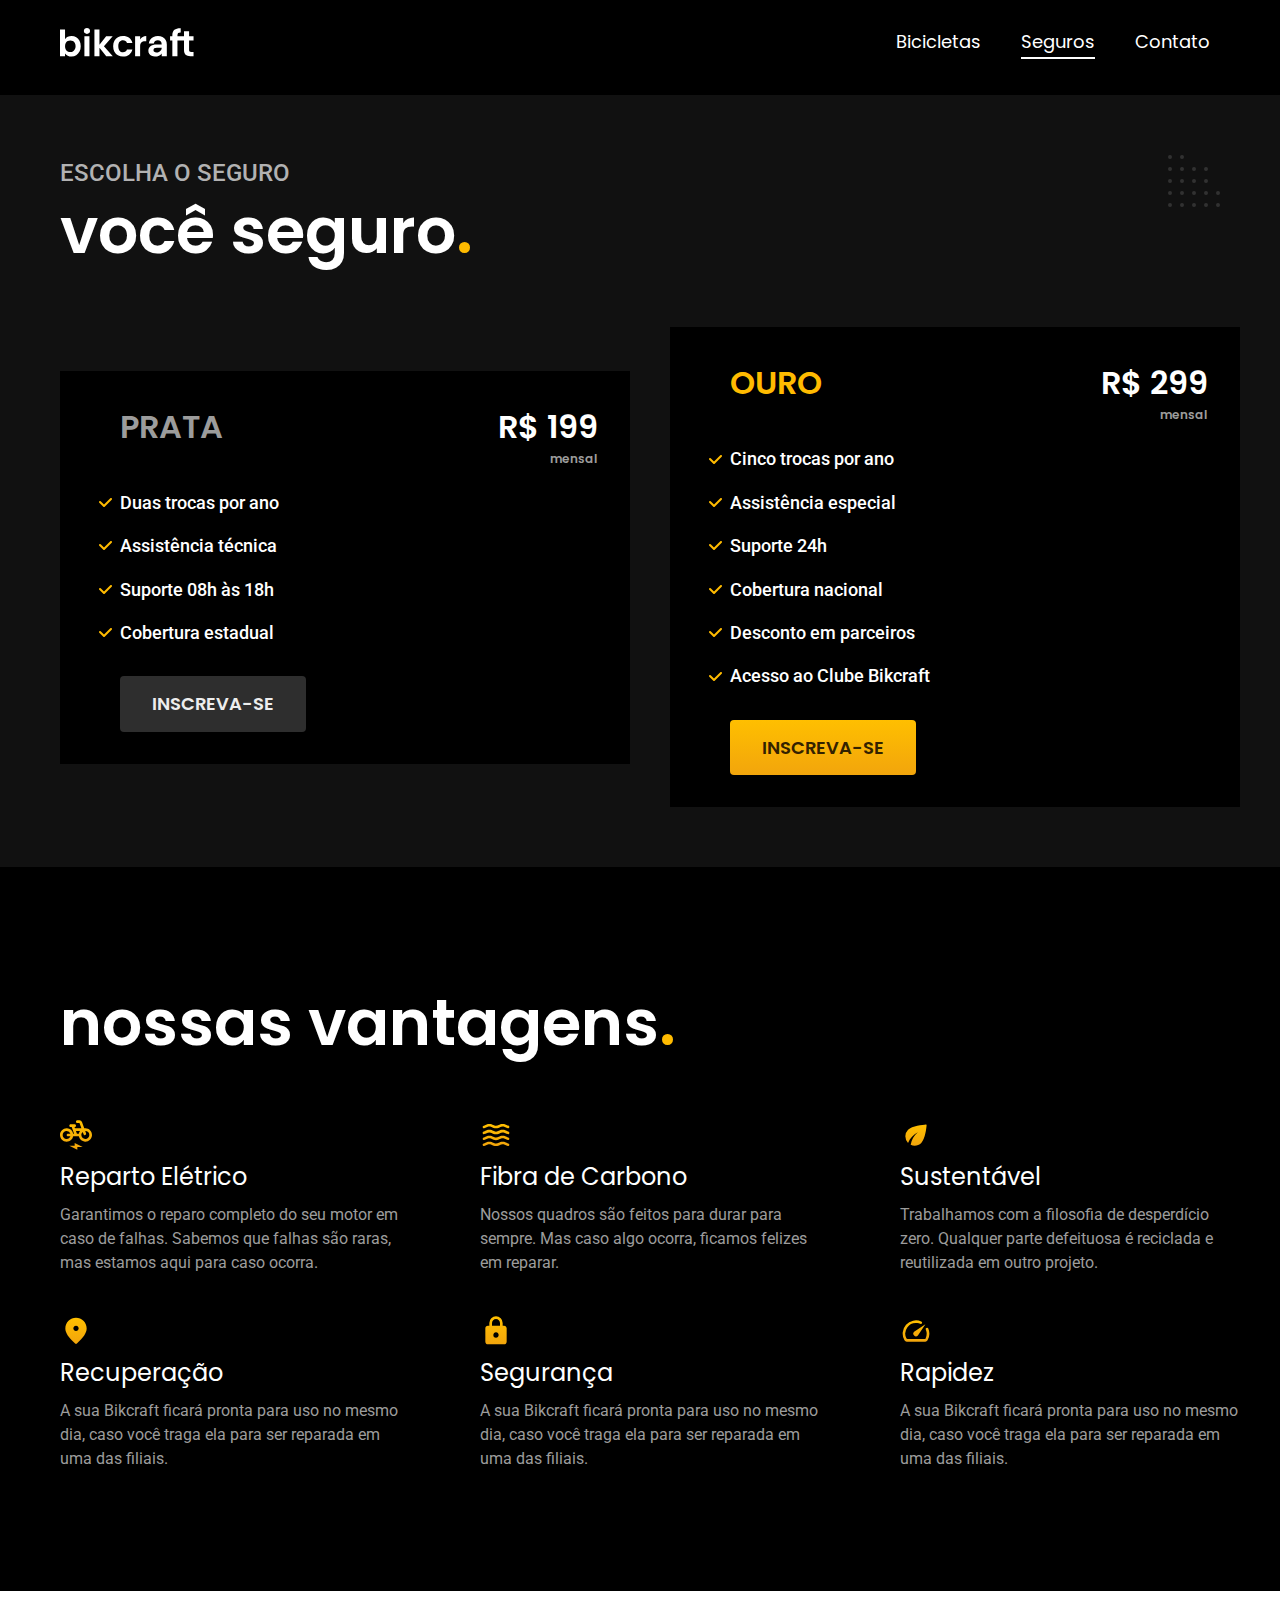
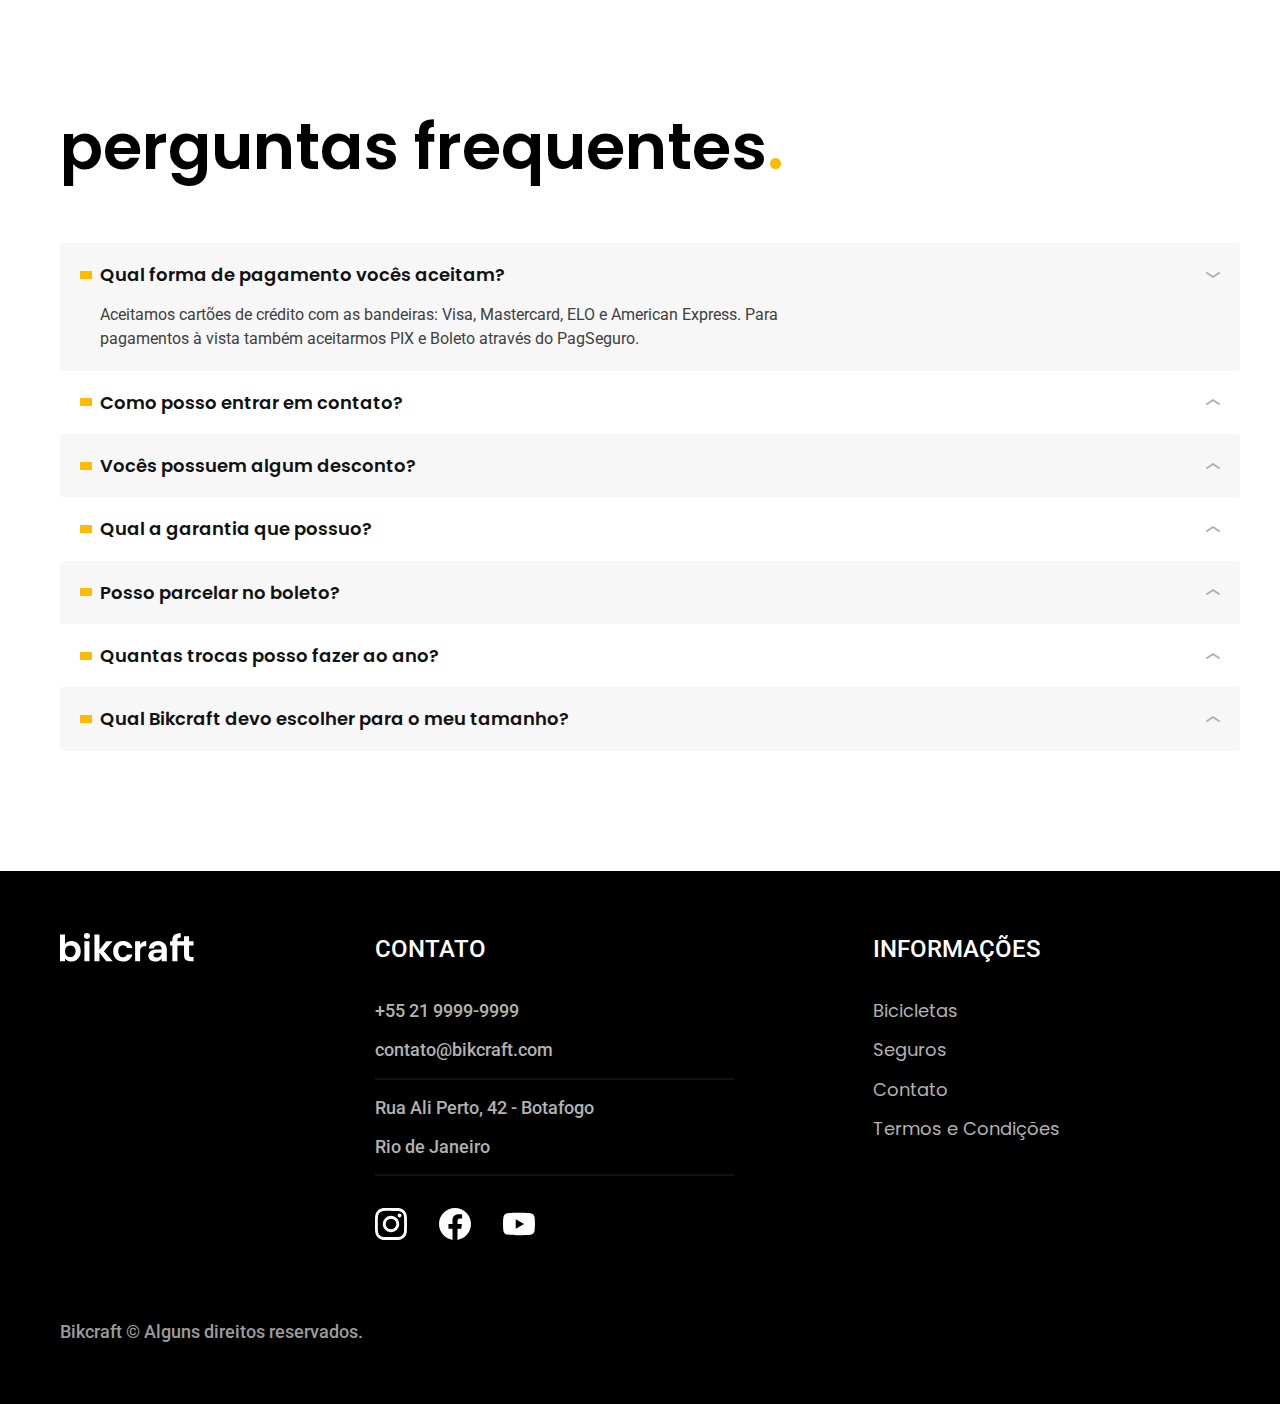
<file: seguros.html>
<!DOCTYPE html>
<html lang="pt-br">

<head>
  <meta charset="UTF-8">
  <meta name="viewport" content="width=device-width, initial-scale=1.0">
  <title>Bikcraft | Seguros</title>
  <meta name="description" content="Seguros">
  <link rel="preconnect" href="https://fonts.googleapis.com">
  <link rel="preconnect" href="https://fonts.gstatic.com" crossorigin>
  <link href="https://fonts.googleapis.com/css2?family=Merriweather:ital,wght@1,900&family=Poppins:wght@400;500;600&family=Roboto:wght@400;500&display=swap" rel="stylesheet">

  <link rel="icon" href="./favicon.svg" type="image/xvg+xml">

  <link rel="preload" href="./css/style.min.css" as="style">
  <link rel="stylesheet" href="./css/style.min.css">
  <script>document.documentElement.classList.add('js');</script>
</head>

<body id="seguros">
  <header class="header-bg">
    <div class="header container">
      <a href="./"><img src="./img/bikcraft.svg" width="136" height="32" alt="Bikcraft"></a>
      <nav aria-label="primaria">
        <ul class="menu font-1-m w">
          <li><a href="./bicicletas.html">Bicicletas</a></li>
          <li><a href="./seguros.html">Seguros</a></li>
          <li><a href="./contato.html">Contato</a></li>
        </ul>
      </nav>
    </div>
  </header>



  <main class="seguros-bg">
    <div class="titulo-bg">
      <div class="titulo container">
        <p class="c5 font-2-l-b">Escolha o seguro</p>
        <h1 class="w font-1-xxl">você seguro<span class="p1">.</span></h1>
      </div>
    </div>

    <div class="seguros container">
      <div class="seguros-item">
        <h3 class="font-1-xl c6">PRATA</h3>
        <span class="font-1-xl w"> R$ 199 <span class="c6 font-1-xs ">mensal</span></span>
        <ul class="w font-2-m">
          <li>Duas trocas por ano</li>
          <li>Assistência técnica</li>
          <li>Suporte 08h às 18h</li>
          <li>Cobertura estadual</li>
        </ul>
        <a class="btn secundario" href="./orcamento.html?tipo=seguro&produto=prata">Inscreva-se</a>

      </div>

      <div class="seguros-item">
        <h3 class="font-1-xl p1">OURO</h3>
        <span class="font-1-xl w"> R$ 299 <span class="c6 font-1-xs ">mensal</span></span>
        <ul class="w font-2-m">
          <li>Cinco trocas por ano</li>
          <li>Assistência especial</li>
          <li>Suporte 24h</li>
          <li>Cobertura nacional</li>
          <li>Desconto em parceiros</li>
          <li>Acesso ao Clube Bikcraft</li>
        </ul>
        <a class="btn" href="./orcamento.html?tipo=seguro&produto=ouro">Inscreva-se</a>
      </div>
    </div>
  </main>

  <article class="vantagens-bg">
    <div class="vantagens container">
      <h2 class="w font-1-xxl">nossas vantagens<span class="p1">.</span></h2>

      <ul class="vantagens-lista">
        <li>
          <img src="./img/icones/eletrica.svg" alt="reparo elétrico" width="32" height="32">
          <h3 class="w font-1-l">Reparto Elétrico</h3>
          <p class="c6 font-2-s">Garantimos o reparo completo do seu motor em caso de falhas. Sabemos que falhas são raras, mas estamos aqui para caso ocorra.</p>
        </li>

        <li>
          <img src="./img/icones/carbono.svg" alt="fibra de carbono" width="32" height="32">
          <h3 class="w font-1-l">Fibra de Carbono</h3>
          <p class="c6 font-2-s">Nossos quadros são feitos para durar para sempre. Mas caso algo ocorra, ficamos felizes em reparar.</p>
        </li>

        <li>
          <img src="./img/icones/sustentavel.svg" alt="sustentável" width="32" height="32">
          <h3 class="w font-1-l">Sustentável</h3>
          <p class="c6 font-2-s">Trabalhamos com a filosofia de desperdício zero. Qualquer parte defeituosa é reciclada e reutilizada em outro projeto.</p>
        </li>

        <li>
          <img src="./img/icones/local.svg" alt="recuperação" width="32" height="32">
          <h3 class="w font-1-l">Recuperação</h3>
          <p class="c6 font-2-s">A sua Bikcraft ficará pronta para uso no mesmo dia, caso você traga ela para ser reparada em uma das filiais.</p>
        </li>

        <li>
          <img src="./img/icones/seguro.svg" alt="segurança width=" 32" height="32">
          <h3 class="w font-1-l">Segurança</h3>
          <p class="c6 font-2-s">A sua Bikcraft ficará pronta para uso no mesmo dia, caso você traga ela para ser reparada em uma das filiais.</p>
        </li>

        <li>
          <img src="./img/icones/velocidade.svg" alt="rapidez" width="32" height="32">
          <h3 class="w font-1-l">Rapidez</h3>
          <p class="c6 font-2-s">A sua Bikcraft ficará pronta para uso no mesmo dia, caso você traga ela para ser reparada em uma das filiais.</p>
        </li>
      </ul>
  </article>

  <article class="perguntas container">
    <h2 class="font-1-xxl">perguntas frequentes<span class="p1">.</span></h2>

    <dl>
      <div>
        <dt><button class="c11 font-1-m-b" aria-controls="pergunta1" aria-expanded="true">Qual forma de pagamento vocês aceitam?</button></dt>
        <dd id="pergunta1" class="c9 font-2-s ativa">Aceitamos cartões de crédito com as bandeiras: Visa, Mastercard, ELO e American Express. Para pagamentos à vista também aceitarmos PIX e Boleto através do PagSeguro.</dd>
      </div>

      <div>
        <dt><button class="c11 font-1-m-b" aria-controls="pergunta2" aria-expanded="false">Como posso entrar em contato?</button></dt>
        <dd id="pergunta2" class="c9 font-2-s">Aceitamos cartões de crédito com as bandeiras: Visa, Mastercard, ELO e American Express. Para pagamentos à vista também aceitarmos PIX e Boleto através do PagSeguro.</dd>
      </div>

      <div>
        <dt><button class="c11 font-1-m-b" aria-controls="pergunta3" aria-expanded="false">Vocês possuem algum desconto?</button></dt>
        <dd id="pergunta3" class="c9 font-2-s">Aceitamos cartões de crédito com as bandeiras: Visa, Mastercard, ELO e American Express. Para pagamentos à vista também aceitarmos PIX e Boleto através do PagSeguro.</dd>
      </div>

      <div>
        <dt><button class="c11 font-1-m-b" aria-controls="pergunta4" aria-expanded="false">Qual a garantia que possuo?</button></dt>
        <dd id="pergunta4" class="c9 font-2-s">Aceitamos cartões de crédito com as bandeiras: Visa, Mastercard, ELO e American Express. Para pagamentos à vista também aceitarmos PIX e Boleto através do PagSeguro.</dd>
      </div>

      <div>
        <dt><button class="c11 font-1-m-b" aria-controls="pergunta5" aria-expanded="false">Posso parcelar no boleto?</button></dt>
        <dd id="pergunta5" class="c9 font-2-s">Aceitamos cartões de crédito com as bandeiras: Visa, Mastercard, ELO e American Express. Para pagamentos à vista também aceitarmos PIX e Boleto através do PagSeguro.</dd>
      </div>

      <div>
        <dt><button class="c11 font-1-m-b" aria-controls="pergunta6" aria-expanded="false">Quantas trocas posso fazer ao ano?</button></dt>
        <dd id="pergunta6" class="c9 font-2-s">Aceitamos cartões de crédito com as bandeiras: Visa, Mastercard, ELO e American Express. Para pagamentos à vista também aceitarmos PIX e Boleto através do PagSeguro.</dd>
      </div>

      <div>
        <dt><button class="c11 font-1-m-b" aria-controls="pergunta7" aria-expanded="false">Qual Bikcraft devo escolher para o meu tamanho?</button></dt>
        <dd id="pergunta7" class="c9 font-2-s">Aceitamos cartões de crédito com as bandeiras: Visa, Mastercard, ELO e American Express. Para pagamentos à vista também aceitarmos PIX e Boleto através do PagSeguro.</dd>
      </div>
    </dl>
  </article>


  <footer class="footer-bg">
    <div class="footer container">
      <img src="./img/bikcraft.svg" width="136" height="32" alt="Bikcraft">
      <div class="footer-contato">
        <h3 class="font-2-l-b w">Contato</h3>
        <ul class="font-2-m c5">
          <li><a href="tel:+552199999999">+55 21 9999-9999</a></li>
          <li><a href="mailto:contato@bikcraft.com">contato@bikcraft.com</a></li>
          <li>Rua Ali Perto, 42 - Botafogo</li>
          <li>Rio de Janeiro</li>
        </ul>
        <div class="footer-redes">
          <a href="."><img src="./img/redes/instagram.svg" width="32" height="32" alt="instagram"></a>
          <a href="."><img src="./img/redes/facebook.svg" width="32" height="32" alt="facebook"></a>
          <a href="."><img src="./img/redes/youtube.svg" width="32" height="32" alt="youtube"></a>
        </div>
      </div>
      <div class="footer-informacoes">
        <h3 class="font-2-l-b w">Informações</h3>
        <nav>
          <ul class="font-1-m c5">
            <li><a href="./bicicletas.html">Bicicletas</a></li>
            <li><a href="./seguros.html">Seguros</a></li>
            <li> <a href="./contato.html">Contato</a></li>
            <li><a href="./termos.html">Termos e Condições</a></li>
          </ul>
        </nav>
      </div>
      <p class="footer-copy font-2-m c6">Bikcraft © Alguns direitos reservados.</p>
    </div>
  </footer>

  <script src="./js/ativar-produto.js"></script>
  <script src="./js/menu-ativo.js"></script>
  <script src="./js/galeria.js"></script>
  <script src="./js/perguntas.js"></script>

</body>


</html>
</file>
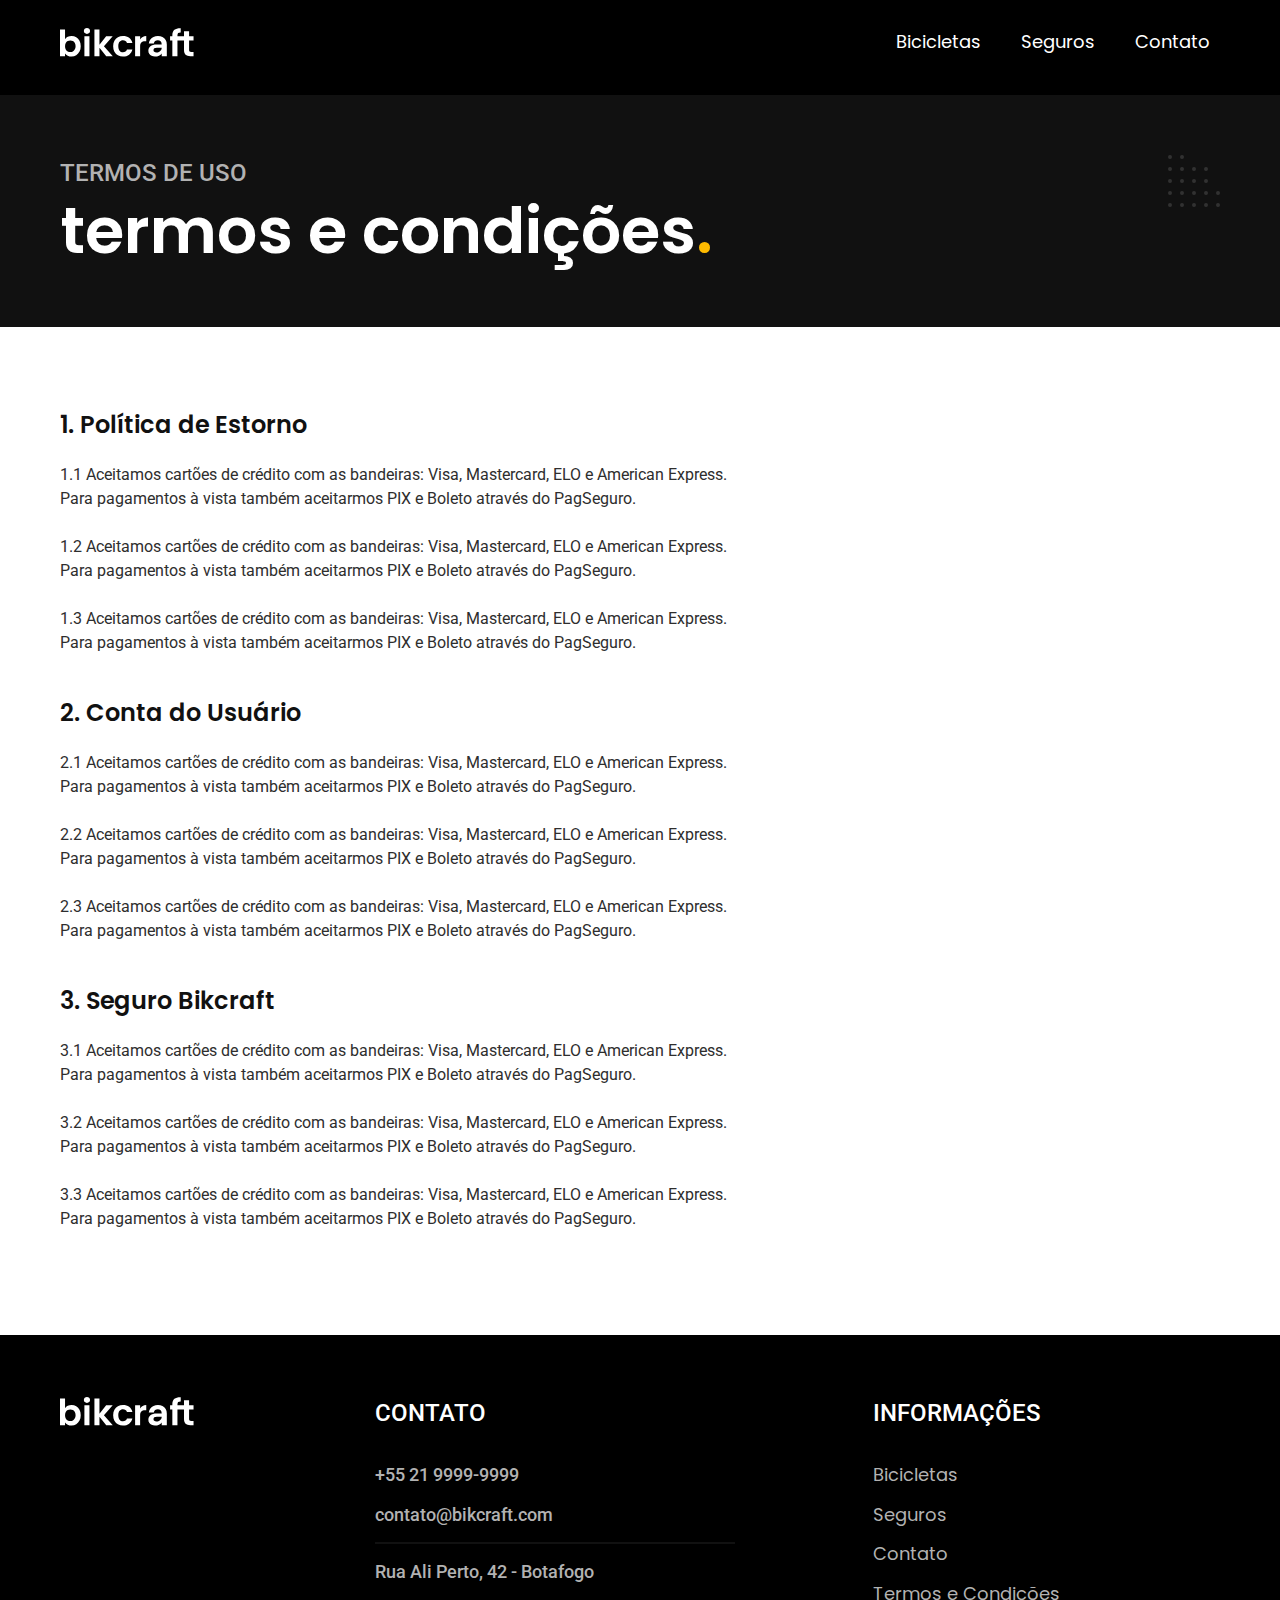
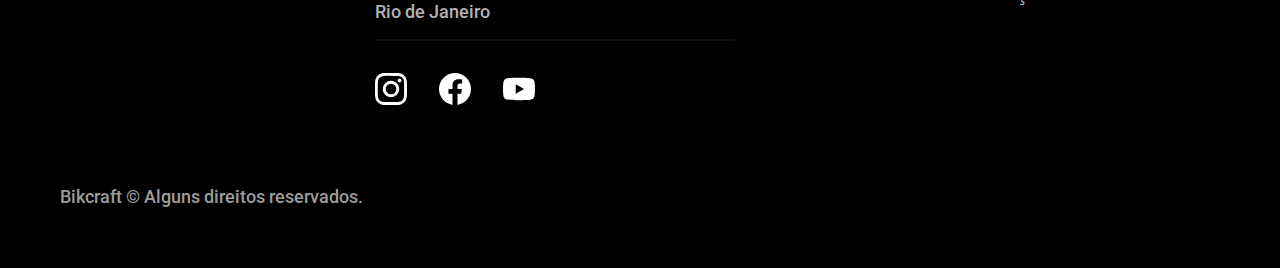
<file: termos.html>
<!DOCTYPE html>
<html lang="pt-br">

<head>
  <meta charset="UTF-8">
  <meta name="viewport" content="width=device-width, initial-scale=1.0">
  <title>Bikcraft | Termos e Condições</title>
  <meta name="description" content="Termos e condições">
  <link rel="preconnect" href="https://fonts.googleapis.com">
  <link rel="preconnect" href="https://fonts.gstatic.com" crossorigin>
  <link href="https://fonts.googleapis.com/css2?family=Merriweather:ital,wght@1,900&family=Poppins:wght@400;500;600&family=Roboto:wght@400;500&display=swap" rel="stylesheet">

  <link rel="icon" href="./favicon.svg" type="image/xvg+xml">

  <link rel="preload" href="./css/style.min.css" as="style">
  <link rel="stylesheet" href="./css/style.min.css">
  <script>document.documentElement.classList.add('js');</script>
</head>

<body id="termos">
  <header class="header-bg">
    <div class="header container">
      <a href="./"><img src="./img/bikcraft.svg" width="136" height="32" alt="Bikcraft"></a>
      <nav aria-label="primaria">
        <ul class="menu font-1-m w">
          <li><a href="./bicicletas.html">Bicicletas</a></li>
          <li><a href="./seguros.html">Seguros</a></li>
          <li><a href="./contato.html">Contato</a></li>
        </ul>
      </nav>
    </div>
  </header>

  <main>
    <div class="titulo-bg">
      <div class="titulo container">
        <p class="c5 font-2-l-b">Termos de uso</p>
        <h1 class="w font-1-xxl">termos e condições<span class="p1">.</span></h1>
      </div>
    </div>
    <div class="font-2-s c10 termos container">
      <h2 class="font-1-l c11">1. Política de Estorno</h2>
      <p>1.1 Aceitamos cartões de crédito com as bandeiras: Visa, Mastercard, ELO e American Express. Para pagamentos à vista também aceitarmos PIX e Boleto através do PagSeguro.</p>
      <p>1.2 Aceitamos cartões de crédito com as bandeiras: Visa, Mastercard, ELO e American Express. Para pagamentos à vista também aceitarmos PIX e Boleto através do PagSeguro.</p>
      <p>1.3 Aceitamos cartões de crédito com as bandeiras: Visa, Mastercard, ELO e American Express. Para pagamentos à vista também aceitarmos PIX e Boleto através do PagSeguro.</p>

      <h2 class="font-1-l c11">2. Conta do Usuário</h2>
      <p>2.1 Aceitamos cartões de crédito com as bandeiras: Visa, Mastercard, ELO e American Express. Para pagamentos à vista também aceitarmos PIX e Boleto através do PagSeguro.</p>
      <p>2.2 Aceitamos cartões de crédito com as bandeiras: Visa, Mastercard, ELO e American Express. Para pagamentos à vista também aceitarmos PIX e Boleto através do PagSeguro.</p>
      <p>2.3 Aceitamos cartões de crédito com as bandeiras: Visa, Mastercard, ELO e American Express. Para pagamentos à vista também aceitarmos PIX e Boleto através do PagSeguro.</p>

      <h2 class="font-1-l c11">3. Seguro Bikcraft</h2>
      <p>3.1 Aceitamos cartões de crédito com as bandeiras: Visa, Mastercard, ELO e American Express. Para pagamentos à vista também aceitarmos PIX e Boleto através do PagSeguro.</p>
      <p>3.2 Aceitamos cartões de crédito com as bandeiras: Visa, Mastercard, ELO e American Express. Para pagamentos à vista também aceitarmos PIX e Boleto através do PagSeguro.</p>
      <p>3.3 Aceitamos cartões de crédito com as bandeiras: Visa, Mastercard, ELO e American Express. Para pagamentos à vista também aceitarmos PIX e Boleto através do PagSeguro.</p>

    </div>
  </main>




  <footer class="footer-bg">
    <div class="footer container">
      <img src="./img/bikcraft.svg" width="136" height="32" alt="Bikcraft">
      <div class="footer-contato">
        <h3 class="font-2-l-b w">Contato</h3>
        <ul class="font-2-m c5">
          <li><a href="tel:+552199999999">+55 21 9999-9999</a></li>
          <li><a href="mailto:contato@bikcraft.com">contato@bikcraft.com</a></li>
          <li>Rua Ali Perto, 42 - Botafogo</li>
          <li>Rio de Janeiro</li>
        </ul>
        <div class="footer-redes">
          <a href="."><img src="./img/redes/instagram.svg" width="32" height="32" alt="instagram"></a>
          <a href="."><img src="./img/redes/facebook.svg" width="32" height="32" alt="facebook"></a>
          <a href="."><img src="./img/redes/youtube.svg" width="32" height="32" alt="youtube"></a>
        </div>
      </div>
      <div class="footer-informacoes">
        <h3 class="font-2-l-b w">Informações</h3>
        <nav>
          <ul class="font-1-m c5">
            <li><a href="./bicicletas.html">Bicicletas</a></li>
            <li><a href="./seguros.html">Seguros</a></li>
            <li> <a href="./contato.html">Contato</a></li>
            <li><a href="./termos.html">Termos e Condições</a></li>
          </ul>
        </nav>
      </div>
      <p class="footer-copy font-2-m c6">Bikcraft © Alguns direitos reservados.</p>
    </div>
  </footer>

  <script src="./js/ativar-produto.js"></script>
  <script src="./js/menu-ativo.js"></script>
  <script src="./js/galeria.js"></script>
  <script src="./js/perguntas.js"></script>

</body>


</html>
</file>
<file: css/style.min.css>
*{margin:0;padding:0}li{list-style:none}a{text-decoration:none}img{max-width:100%;height:auto;display:block}img[src$=".jpg"]{border-radius:4px}a{color:inherit}.container{max-width:1200px;margin:auto auto;box-sizing:border-box;padding-left:20px}.btn{display:inline-block;color:var(--p5);background:var(--gradiente);box-shadow:0 1px 2px 0 rgba(0,0,0,.1);font:600 1.125rem/1.3 Poppins,sans-serif;padding:16px 32px;text-transform:uppercase;border-radius:4px;max-width:max-content;border:none;cursor:pointer}.btn.secundario{background:var(--c10);color:var(--c2)}.btn.secundario:hover{background:var(--c9)}.btn.seta{display:flex;align-items:center}.btn.seta::after{content:"";display:inline-block;width:18px;height:10px;margin-left:12px;background:url(../img/icones/seta.svg);transition:.2s}.btn.seta:hover::after{transform:translateX(4px)}.link{display:inline-block;color:var(--p1);box-shadow:0 1px 2px 0 rgba(0,0,0,.1);font:500 1.5rem/1.5 Poppins,sans-serif;text-transform:uppercase;position:relative}.link::after{position:absolute;content:"";display:block;width:100%;height:4px;background:currentColor}.link:hover{color:var(--w)}.titulo-bg{background:var(--c11);padding-top:60px;padding-bottom:60px}.titulo{background:url(../img/dec/top-right.svg) no-repeat top right 20px}.titulo p{margin-bottom:4px}.col-2{grid-column:span 2}@media (max-width:800px){.titulo-bg{padding-top:40px;padding-bottom:40px}.titulo p{font-size:1rem;text-transform:lowercase;font-weight:400}}@media (max-width:600px){.btn{padding:12px 16px;font-size:1rem}}.font-1-xxl{font:600 4rem/1.125 Poppins,sans-serif}.font-1-xl{font:600 2rem/1.5 Poppins,sans-serif}.font-1-l{font:400 1.5rem/1.5 Poppins,sans-serif}.font-2-l{font:400 1.5rem/1.5 Roboto,sans-serif}.font-2-l-b{font:500 1.5rem/1.5 Roboto,sans-serif;text-transform:uppercase;letter-spacing:.015}.font-1-m{font:400 1.125rem/1.3 Poppins,sans-serif}.font-1-m-b{font:600 1.125rem/1.3 Poppins,sans-serif}.font-2-m{font:500 1.125rem/1.3 Roboto,sans-serif}.font-1-s{font:400 1rem/1.5 Poppins,sans-serif}.font-2-s{font:400 1rem/1.5 Roboto,sans-serif}.font-1-xs{font:600 0.75rem/1.3 Poppins,sans-serif}.font-2-xs{font:400 0.875rem/1.4 Roboto,sans-serif}.font-3{font:900 2rem/1.25 Merriweather,serif;font-style:italic}@media (max-width:1200px){.font-1-xxl{font-size:3rem}.font-2-l{font-size:1.125rem}}@media (max-width:800px){.font-1-xxl{font-size:2rem}.font-1-xl{font-size:1.5rem}}@media (max-width:600px){.font-1-m{font-size:.875rem}}.w{color:var(--w)}.b{color:var(--b)}.c1{color:var(--c1)}.c2{color:var(--c2)}.c3{color:var(--c3)}.c4{color:var(--c4)}.c5{color:var(--c5)}.c6{color:var(--c6)}.c7{color:var(--c7)}.c8{color:var(--c8)}.c9{color:var(--c9)}.c10{color:var(--c10)}.c11{color:var(--c11)}.p1{color:var(--p1)}.p2{color:var(--p2)}.p3{color:var(--p3)}.p4{color:var(--p4)}.p5{color:var(--p5)}:root{--w:#ffffff;--b:#000000;--c1:#f7f7f7;--c2:#ededed;--c3:#dedede;--c4:#cccccc;--c5:#b2b2b2;--c6:#9c9c9c;--c7:#717171;--c8:#595959;--c9:#404040;--c10:#2e2e2e;--c11:#111111;--p1:#ffbb00;--p2:#e4a30b;--p3:#a66f00;--p4:#664400;--p5:#332200;--gradiente:linear-gradient(#ffbf00, #f2a50c)}.header-bg{background:var(--b)}.header{display:flex;flex-wrap:wrap;justify-content:space-between;align-items:center;gap:20px;padding:20px;padding-bottom:32px}.menu{display:flex;flex-wrap:wrap;padding:10px;gap:40px}.menu a{color:var(--w);padding:16px 0;display:inline-blocks;border-radius:4px;transition:.3s;position:relative}.menu a:after{content:"";display:block;height:2px;width:0;background:var(--w);margin-top:4px;position:absolute}.menu a.ativo::after,.menu a:hover::after{width:100%}@media (max-width:800px){.menu{gap:20px}.menu a{background:var(--c11);padding:12px 16px;border-radius:4px}.menu a:after{display:none}}@media (max-width:600px){.menu{gap:12px}.menu a{padding:8px 12px}}.footer-bg{background:var(--b)}.footer{display:grid;grid-template-columns:3fr 5fr 4fr;gap:40px;padding-top:60px;padding-bottom:60px}.footer a:hover{color:var(--w)}.footer h3{margin-bottom:32px}.footer li{margin-bottom:16px}.footer-contato ul{margin-bottom:32px}.footer-contato li:nth-child(2n)::after{content:"";display:block;max-width:360px;height:2px;background:var(--c11);margin-top:16px}.footer-redes{display:flex;gap:32px}.footer-copy{grid-column:1/-1;margin-top:40px}@media (max-width:800px){.footer img{display:none}.footer{grid-template-columns:1fr 1fr}}@media (max-width:600px){.footer{grid-template-columns:1fr;gap:60px}.footer-copy{margin-top:0}}.js .fadeInDown{transform:translate3d(0,-20px,0)}.js [data-anime]{opacity:0}.js .anime{opacity:1;transform:none;transition:transform .8s,opacity .8s}.introducao-bg{background:var(--b) url(../img/dec/bottom-left.svg) no-repeat bottom 160px left 20px;box-shadow:inset 0 -120px var(--w)}.introducao{display:grid;grid-template-columns:1fr 1fr;gap:0 40px;padding-left:20px;padding-right:20px}.introducao-conteudo{align-self:end;padding-bottom:200px}.introducao-conteudo h1{margin-bottom:32px}.introducao-conteudo p{margin-bottom:20px}.btn:hover{background:linear-gradient(#ffb60d,#e59317)}.introducao img{height:100%;object-fit:cover}@media (max-width:800px){.introducao-bg{background:var(--c11);padding-top:40px;box-shadow:inset 0 -60px var(--w)}.introducao{grid-template-columns:1fr;gap:32px}.introducao-conteudo{padding-bottom:0}.introducao-conteudo h1{margin-bottom:16px}}.tecnologia-bg{background:var(--c11);box-shadow:inset 0 80px var(--w),inset 0 -80px var(--w)}.tecnologia{display:grid;grid-template-columns:1fr 1fr;gap:40px}.tecnologia-informacoes{padding-top:160px;padding-bottom:160px}.tecnologia-informacoes>span{display:block;margin-bottom:20px}.tecnologia-informacoes h2{margin-bottom:32px}.tecnologia-informacoes>p{margin-bottom:20px}.tecnologia-informacoes>a{margin-bottom:80px}.tecnologia-imagem img{height:100%;width:100%;object-fit:cover;object-position:left}.tecnologia-lista{display:flex;gap:40px}.tecnologia-lista h3{margin-bottom:8px;width:max-content}.tecnologia-lista img{width:24px;margin-bottom:8px}@media (max-width:800px){.tecnologia-bg{box-shadow:initial}.tecnologia{grid-template-columns:1fr}.tecnologia-informacoes{padding-top:60px;padding-bottom:60px}.tecnologia-imagem{display:none}.tecnologia-informacoes>a{margin-bottom:60px}}@media (max-width:600px){.tecnologia-lista{flex-direction:column}}.parceiros{padding-top:60px;padding-bottom:120px}.parceiros h2{max-width:1200px;margin:auto auto;box-sizing:border-box;padding-left:20px;margin-bottom:60px}.parceiros-lista{padding:0 20px;max-width:1400px;margin:0 auto;display:grid;grid-template-columns:repeat(4,1fr)}.parceiros-lista li{padding:32px;display:flex;border-left:2px solid var(--c2)}.parceiros-lista img{margin:auto}.parceiros-lista li:first-child,.parceiros-lista li:nth-child(5){border:none}.parceiros-lista li:nth-child(n+5){border-top:2px solid var(--c2)}@media (max-width:800px){.parceiros{padding-bottom:60px}.parceiros h2{margin-bottom:20px}.parceiros-lista{grid-template-columns:repeat(2,1fr)}.parceiros-lista li{padding:20px}.parceiros-lista li:nth-child(odd){border:none}.parceiros-lista li:nth-child(n+3){border-top:2px solid var(--c2)}}.depoimento{display:grid;grid-template-columns:1fr 1fr;background:var(--p1);overflow:hidden}.depoimento-imagem img{width:100%;height:100%;object-fit:cover;border-radius:0}.depoimento-texto{padding:40px 40px 80px 80px;align-self:end;background:url(../img/dec/bottom-right-p.svg) no-repeat bottom 40px right 40px}.depoimento-texto p{margin-bottom:32px;max-width:32ch;position:relative}.depoimento-texto p::after,.depoimento-texto p::before{position:absolute;font-size:5rem;color:var(--p2)}.depoimento-texto p::before{content:"“";left:-50px;top:-20px}.depoimento-texto p::after{content:"”"}@media (min-width:1200px){.depoimento img{max-height:520px}}@media (max-width:800px){.depoimento{grid-template-columns:1fr;text-align:center}.depoimento-texto{padding:40px 20px;justify-self:center}.depoimento-imagem img{max-height:200px}}.termos{padding-top:80px;padding-bottom:80px}.termos h2{font-weight:600;margin-bottom:20px}.termos p+h2{margin-top:40px}.termos p{max-width:75ch;margin-bottom:24px}#bicicletas .bicicletas-bg{background-image:linear-gradient(to right,var(--w) 30%,var(--c11) 0)}#bicicletas .bicicletas{display:grid;grid-template-columns:1fr 1fr;padding-top:60px;padding-bottom:60px;gap:40px;background:url(../img/dec/top-right.svg) no-repeat top 40px right 20px}#bicicletas .bicicletas-imagem{position:relative}#bicicletas .bicicletas-imagem span{background:var(--b);display:inline-block;border-radius:4px 0 0 4px;padding:8px 16px 8px 8px;top:20px;right:0;position:absolute}#bicicletas .bicicletas-conteudo{display:grid;grid-template-columns:1fr auto;align-content:start}#bicicletas .bicicletas-conteudo h2{margin-top:16px;margin-bottom:20px;position:relative;grid-column:1/-1}#bicicletas .bicicletas-conteudo h2::before{position:absolute;display:inline-block;content:"";width:12px;height:8px;top:-10px;background:var(--p1)}#bicicletas .bicicletas-conteudo p{margin-bottom:32px;grid-column:1/-1}#bicicletas .bicicletas-conteudo li{display:flex;align-items:center;gap:8px}#bicicletas .bicicletas-conteudo li+li{margin-top:16px}#bicicletas .bicicletas-conteudo a{place-self:end}@media (max-width:800px){#bicicletas .bicicletas{grid-template-columns:1fr;gap:20px;padding-top:40px;padding-bottom:40px}#bicicletas .bicicletas-conteudo ul{font-size:1rem}#bicicletas .bicicletas-bg{background:var(--c11)}}@media (max-width:600px){#bicicletas .bicicletas-conteudo{grid-template-columns:1fr}#bicicletas .bicicletas-conteudo ul{margin-bottom:32px;display:grid;grid-template-columns:1fr 1fr}#bicicletas .bicicletas-conteudo a{place-self:start}}.escolha{padding-top:20px;padding-bottom:40px}.escolha h2{padding-top:20px;padding-bottom:40px;max-width:1200px;margin:auto auto;box-sizing:border-box;padding-left:20px}.escolha ul{display:flex;gap:40px;padding:0 20px 20px 20px;object-fit:fill;max-width:1400px;margin-left:auto;margin-right:auto;overflow-x:auto}.escolha li{flex:1;min-width:280px}.escolha a{display:block}.escolha img{margin-bottom:16px}.escolha h3{display:flex;align-items:center;margin-bottom:8px}.escolha h3::before{display:inline-block;content:"";width:12px;height:8px;margin-right:8px;top:20px;background:var(--p1);transition:width .2s}.escolha a:hover h3::before{width:24px}.escolha li span{padding-left:20px}@media (max-width:800px){.escolha{padding-bottom:60px}.escolha ul{gap:20px}}#bicicleta-interna .bicicleta{display:grid;grid-template-columns:1fr 1fr;align-items:start;gap:40px;padding-top:60px;padding-bottom:60px}#bicicleta-interna .bicicleta-galeria{display:flex;flex-wrap:wrap;gap:20px}#bicicleta-interna .bicicleta-galeria img{flex:1;min-width:200px}#bicicleta-interna .bicicleta-galeria img:first-child{min-width:100%}#bicicleta-interna .bicicleta-conteudo>p{margin-bottom:32px}#bicicleta-interna .bicicleta-conteudo h2{text-transform:uppercase;letter-spacing:.015em;margin-bottom:12px}#bicicleta-interna .bicicleta-comprar{display:grid;grid-template-columns:max-content auto;align-items:center;justify-items:start;gap:8px 12px;margin-bottom:40px}#bicicleta-interna .bicicleta-comprar a{grid-row:span 2}#bicicleta-interna .bicicleta-comprar span{display:flex;align-items:center;gap:8px;padding:4px 8px;border-radius:4px;background:var(--b)}#bicicleta-interna .bicicleta-ficha,#bicicleta-interna .bicicleta-informacoes{background:var(--b);padding:32px;border-radius:4px}#bicicleta-interna .bicicleta-informacoes{display:grid;grid-template-columns:1fr 1fr;gap:32px;margin-bottom:40px}#bicicleta-interna .bicicleta-informacoes img{margin-bottom:8px;width:24px}#bicicleta-interna .bicicleta-informacoes h3{margin-bottom:8px}#bicicleta-interna .bicicleta-ficha li{padding:4px 0;display:flex;justify-content:space-between;border-bottom:1px solid var(--c11)}#bicicleta-interna .bicicleta-ficha li:last-child{border-bottom:none}#bicicleta-interna .titulo p{text-transform:uppercase}@media (max-width:800px){#bicicleta-interna .bicicleta{grid-template-columns:1fr;padding-top:40px;padding-bottom:40px}#bicicleta-interna .bicicleta-galeria{grid-row:2}}@media (max-width:400px){#bicicleta-interna .bicicleta-informacoes{grid-template-columns:1fr}#bicicleta-interna .bicicleta-comprar{grid-template-columns:1fr}}#bicicleta-interna .seguro-bg{background:var(--c11);box-shadow:inset 0 120px var(--w),inset 0 -120px var(--b)}#bicicleta-interna .seguro{display:grid;grid-template-columns:1fr 1fr;gap:40px}#bicicleta-interna .seguro-imagem img{height:100%;width:100%;object-fit:cover}#bicicleta-interna .seguro-conteudo{padding-top:180px;padding-bottom:180px}#bicicleta-interna .seguro-conteudo h2{margin-bottom:32px}#bicicleta-interna .seguro-conteudo p{margin-bottom:20px}@media (max-width:800px){#bicicleta-interna .seguro-bg{box-shadow:inset 0 -60px var(--b)}#bicicleta-interna .seguro{grid-template-columns:1fr}#bicicleta-interna .seguro-conteudo{grid-row:1;padding-top:40px;padding-bottom:0}#bicicleta-interna .seguro-imagem img{height:200px}}.seguros-bg{background:var(--c11)}.seguros{padding-top:60px;padding-bottom:60px;display:grid;grid-template-columns:1fr 1fr;gap:40px;align-items:center;border-radius:4px}#seguros .seguros{padding-top:0}.seguros h2{grid-column:1/-1;margin-bottom:60px}.seguros-item{background:var(--b);padding:32px 32px 32px 60px;display:grid;grid-template-columns:1fr auto}.seguros-item h3{margin-bottom:40px}.seguros-item span{grid-column:2;display:block;text-align:right}.seguros-item ul{grid-column:1/-1;margin-bottom:32px}.seguros-item a{grid-column:1/-1}.seguros-item li{display:flex;align-items:center;position:relative}.seguros-item li+li{margin-top:20px}.seguros-item li::before{position:absolute;content:"";display:inline-block;width:13px;height:9px;background-image:url(../img/icones/lista.svg);left:-21px}@media (max-width:800px){.seguros{grid-template-columns:1fr}}#seguros .perguntas{padding-top:120px;padding-bottom:120px}#seguros .perguntas h2{margin-bottom:60px}#seguros .perguntas button{display:grid;grid-template-columns:auto 1fr auto;align-items:center;gap:8px;cursor:pointer;border:none;background:0 0;width:100%;text-align:left}#seguros .perguntas dl>div{padding:20px;border-radius:4px}#seguros .perguntas dl>div:nth-child(odd){background:var(--c1)}#seguros .perguntas button::before{content:"";display:inline-block;width:12px;height:8px;background:var(--p1)}#seguros .perguntas button::after{content:"";display:inline-block;width:14px;height:6px;background-image:url(/img/icones/seta-abrir.svg);transition:.3s}#seguros .perguntas button:hover:after,#seguros .perguntas button[aria-expanded=true]::after{transform:rotate(180deg)}#seguros .perguntas dd{display:none}.js #seguros .perguntas dd.ativa{display:block}#seguros .perguntas dd{padding-left:20px;padding-top:16px;max-width:80ch}@media (max-width:800px){#seguros .perguntas{padding-top:60px;padding-bottom:60px}#seguros .perguntas h2{margin-bottom:40px}}#seguros .vantagens-bg{background:var(--b)}#seguros .vantagens{padding-top:120px;padding-bottom:120px}#seguros .vantagens h2{margin-bottom:60px}#seguros .vantagens-lista{display:grid;grid-template-columns:repeat(auto-fit,minmax(280px,max-content));gap:40px 80px}#seguros .vantagens h3,#seguros .vantagens img{margin-bottom:8px}@media (max-width:800px){#seguros .vantagens{padding-top:60px;padding-bottom:60px}#seguros .vantagens h2{margin-bottom:40px}#seguros .vantagens-lista{gap:20px}}#contato{background:linear-gradient(var(--c11) 600px,var(--c1) 0)}#contato .contato{display:grid;grid-template-columns:5fr 7fr}#contato .contato-dados,#contato .contato-formulario{padding:60px;box-shadow:0 1px 2px rgba(0,0,0,.1)}#contato .contato-dados{background:var(--b) url(../img/dec/bottom-left.svg) no-repeat bottom 20px left 20px;border-radius:4px 0 0 4px}#contato .contato-dados h2{margin-bottom:60px}#contato .contato-endereco{margin-bottom:32px;padding-left:28px;background:url(../img/icones/local.svg) no-repeat 0 2px}#contato .contato-endereco p{margin-bottom:8px}#contato .contato-meios a{display:block;max-width:max-content;margin-bottom:8px;padding-left:28px}#contato .contato-meios a:hover{color:var(--w)}#contato .contato-meios a:first-child{background:url(../img/icones/email.svg) no-repeat 0 2px}#contato .contato-meios a:nth-child(2){margin-bottom:32px}#contato .contato-meios a:nth-child(3){margin-bottom:60px;background:url(../img/icones/telefone.svg) no-repeat 0 2px}#contato .contato-redes{display:flex;gap:32px;padding-left:32px}#contato .contato-formulario{background:var(--w) url(../img/dec/bottom-right.svg) no-repeat bottom 20px right 20px;border-radius:0 4px 4px 0}@media (max-width:800px){#contato .contato{grid-template-columns:1fr}#contato .contato-dados,#contato .contato-formulario{padding:20px}#contato .contato-dados{border-radius:4px 4px 0 0;background:var(--b)}#contato .contato-formulario{border-radius:0 0 4px 4px}#contato .contato-dados h2,#contato .contato-meios a:nth-child(3){margin-bottom:32px}#contato .contato-redes{margin-bottom:12px}}.form{display:grid;grid-template-columns:1fr 1fr;gap:20px}.form label{display:block;font:400 1rem/1.5 Poppins,sans-serif;margin-bottom:4px}.form input[type=email],.form input[type=text],.form textarea{font:400 1rem/1.5 Roboto,sans-serif;background:var(--c1);border:1px solid var(--c2);padding:12px;border-radius:4px;width:100%;box-sizing:border-box}.form input[type=email]:focus,.form input[type=text]:focus,.form textarea:focus{outline:0;border-color:var(--p1);background:var(--w);box-shadow:0 0 0 2px #fea}@media (max-width:600px){#contato .form{grid-template-columns:1fr}#contato .form .col-2{grid-column:1}}#contato .lojas{display:grid;grid-template-columns:1fr 1fr;gap:0 40px;padding-top:120px;padding-bottom:120px}#contato .lojas h2{margin-bottom:60px;grid-column:1/-1}#contato .lojas img{border-radius:4px 4px 0 0}#contato .lojas-item{border-radius:4px;background:var(--w);box-shadow:0 1px 2px rbga(0,0,0,.1)}#contato .lojas-conteudo{display:grid;grid-template-columns:1fr 1fr;gap:32px 16px;padding:32px}#contato .lojas-conteudo h3,#contato .lojas-tempo{grid-column:1/-1}#contato .loja-contato{display:grid;gap:8px;border-left:2px solid var(--c2);padding-left:12px}#contato .loja-endereco{border-left:2px solid var(--c2);padding-left:12px}#contato .lojas-tempo{display:flex;align-items:center;gap:8px}@media (max-width:800px){#contato .lojas{gap:20px;padding-top:60px;padding-bottom:60px}#contato .lojas h2{margin-bottom:32px}#contato .lojas-conteudo{grid-template-columns:1fr}}@media (max-width:600px){#contato .lojas{grid-template-columns:1fr}}#orcamento{background:linear-gradient(var(--c11) 600px,var(--c1) 0)}#orcamento .orcamento{display:grid;grid-template-columns:5fr 7fr;padding-bottom:120px}#orcamento .orcamento h2{text-transform:uppercase;position:relative;display:flex;align-items:center}#orcamento .orcamento h2::before{content:"";display:inline-block;width:4px;height:8px;background:var(--p1);position:absolute;left:-12px}#orcamento .orcamento-dados,#orcamento .orcamento-produto{padding:60px;box-shadow:0 1px 2px rgba(0,0,0,.1)}#orcamento .orcamento-produto{border-radius:4px 0 0 4px;background:var(--b) url(../img/dec/bottom-left.svg) no-repeat bottom 20px left 20px;gap:20px;display:grid;grid-template-columns:1fr 1fr;gap:20px;align-content:start}#orcamento .orcamento-produto label{font:400 1rem/1.5 Poppins,sans-serif;color:var(--c4);background:var(--c10);display:grid;grid-template-columns:auto 1fr auto;align-items:center;padding:12px 16px;border-radius:4px;cursor:pointer;border:1px solid var(--c10)}#orcamento .orcamento-produto label::before{content:"";display:inline-block;box-sizing:border-box;width:12px;height:12px;border-radius:50%;border:1px solid var(--c6);margin-right:8px}#orcamento .orcamento-produto label:hover{background-color:var(--c9);border-color:var(--c9)}#orcamento .orcamento-produto input:focus+label{box-shadow:0 0 0 2px var(--p1);border-color:var(--b)}#orcamento .orcamento-produto label span{display:none}#orcamento .orcamento-produto input:checked+label span{display:inline-block}#orcamento .orcamento-produto input:checked+label::before{border-color:var(--c7);box-shadow:inset 0 0 0 3px var(--w),inset 0 0 0 6px var(--c7)}#orcamento .orcamento-produto input{opacity:0;position:absolute;pointer-events:none}#orcamento .orcamento-produto input:checked+label{background:var(--w);color:var(--b)}#orcamento .orcamento-produto>label{grid-column:initial}#orcamento .orcamento-produto>*{grid-column:1/-1}#orcamento .orcamento-dados{border-radius:0 4px 4px 0;background:var(--w) url(../img/dec/bottom-right.svg) no-repeat bottom 20px right 20px}#bikcraft:checked~#orcamento-bikcraft,#seguro:checked~#orcamento-seguro{display:grid;gap:20px}#orcamento .orcamento-conteudo{display:none}#orcamento .orcamento-conteudo h2{margin-top:20px}#orcamento .orcamento-dados h2:nth-of-type(n+2){margin-top:20px}#orcamento .orcamento-detalhes{display:none;background:var(--w);padding:20px;grid-template-columns:1fr 1fr;border-radius:4px;align-items:center}#orcamento .orcamento-detalhes li{display:flex;align-items:center;margin-bottom:8px}#orcamento .orcamento-detalhes li img{width:16px;margin-right:8px}#orcamento .orcamento-produto input:checked+label+.orcamento-detalhes{display:grid}@media (max-width:1200px){#orcamento .orcamento-dados,#orcamento .orcamento-produto{padding:32px}}@media (max-width:800px){#orcamento .orcamento{grid-template-columns:1fr}#orcamento .orcamento-dados{border-radius:0 0 4px 4px}#orcamento .orcamento-produto{border-radius:4px 4px 0 0;background:var(--b)}}@media (max-width:400px){#orcamento .orcamento-produto{grid-template-columns:1fr}}
</file>
